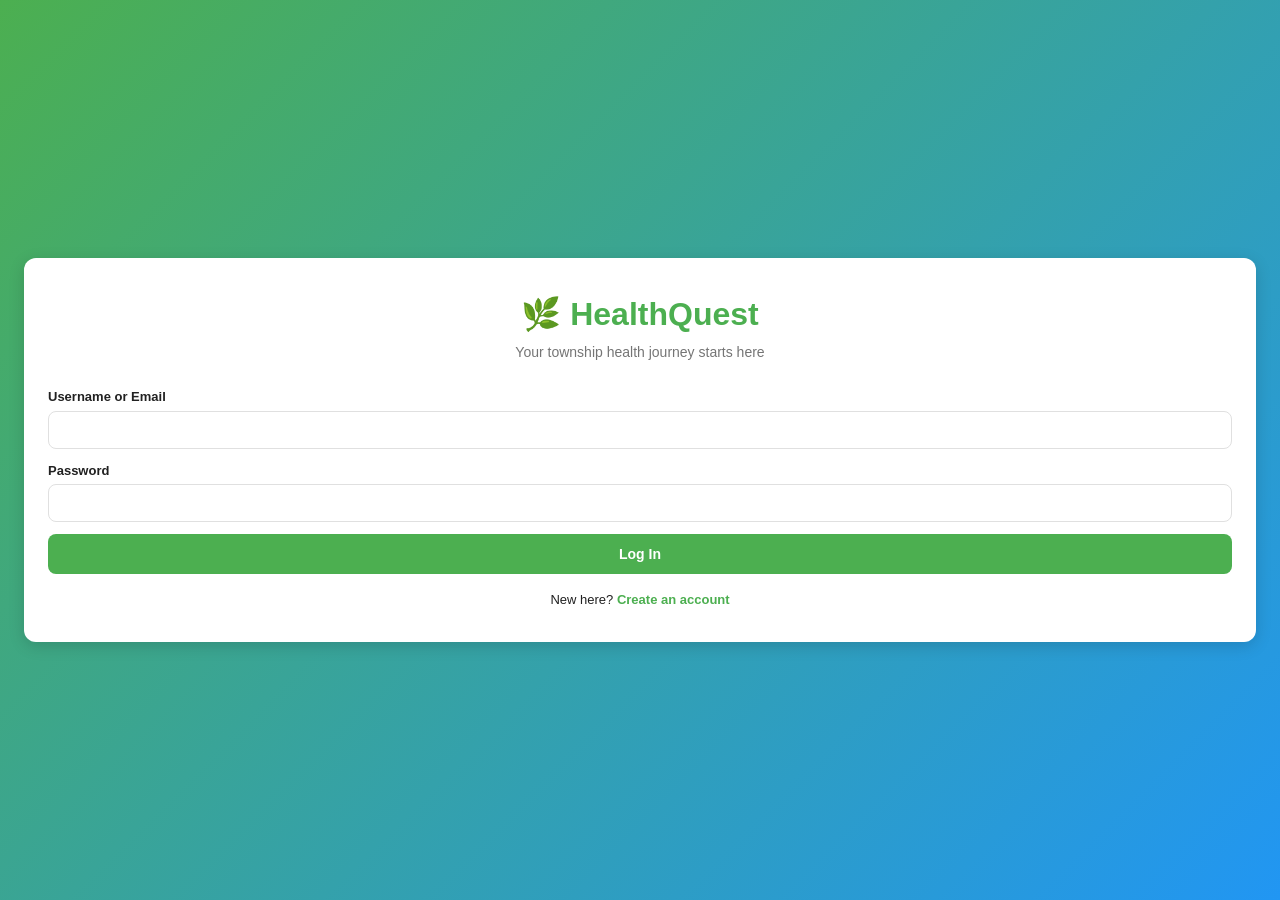
<file: index.html>
<!DOCTYPE html>
<html lang="en">
<head>
<meta charset="UTF-8">
<meta name="viewport" content="width=device-width, initial-scale=1.0, maximum-scale=1.0">
<meta name="theme-color" content="#4CAF50">
<title>HealthQuest — Login</title>
<link rel="stylesheet" href="css/styles.css">
</head>
<body>
<div class="auth-container">
  <div class="auth-card">
    <div class="auth-logo">
      <h1>🌿 HealthQuest</h1>
      <p>Your township health journey starts here</p>
    </div>
    <form id="loginForm">
      <div class="form-group">
        <label class="form-label" for="loginUsername">Username or Email</label>
        <input class="form-input" id="loginUsername" name="username" required autocomplete="username">
      </div>
      <div class="form-group">
        <label class="form-label" for="loginPassword">Password</label>
        <input class="form-input" id="loginPassword" name="password" type="password" required autocomplete="current-password">
      </div>
      <div id="loginError" class="form-error" style="margin-bottom:8px"></div>
      <button type="submit" class="btn btn-primary">Log In</button>
    </form>
    <div class="auth-link">
      New here? <a href="register.html">Create an account</a>
    </div>
  </div>
</div>
<script src="js/storage.js"></script>
<script>
document.getElementById('loginForm').addEventListener('submit', e => {
  e.preventDefault();
  const id = document.getElementById('loginUsername').value.trim();
  const pw = document.getElementById('loginPassword').value;
  const err = document.getElementById('loginError');
  err.textContent = '';
  const user = HQ.findUserByUsername(id) || HQ.findUserByEmail(id);
  if (!user || user.password !== pw) {
    err.textContent = 'Invalid username/email or password.';
    return;
  }
  HQ.setSession(user.id);
  HQ.toast('Welcome back, ' + user.fullName.split(' ')[0] + '!');
  setTimeout(() => window.location.href = 'dashboard.html', 500);
});
</script>
</body>
</html>
</file>
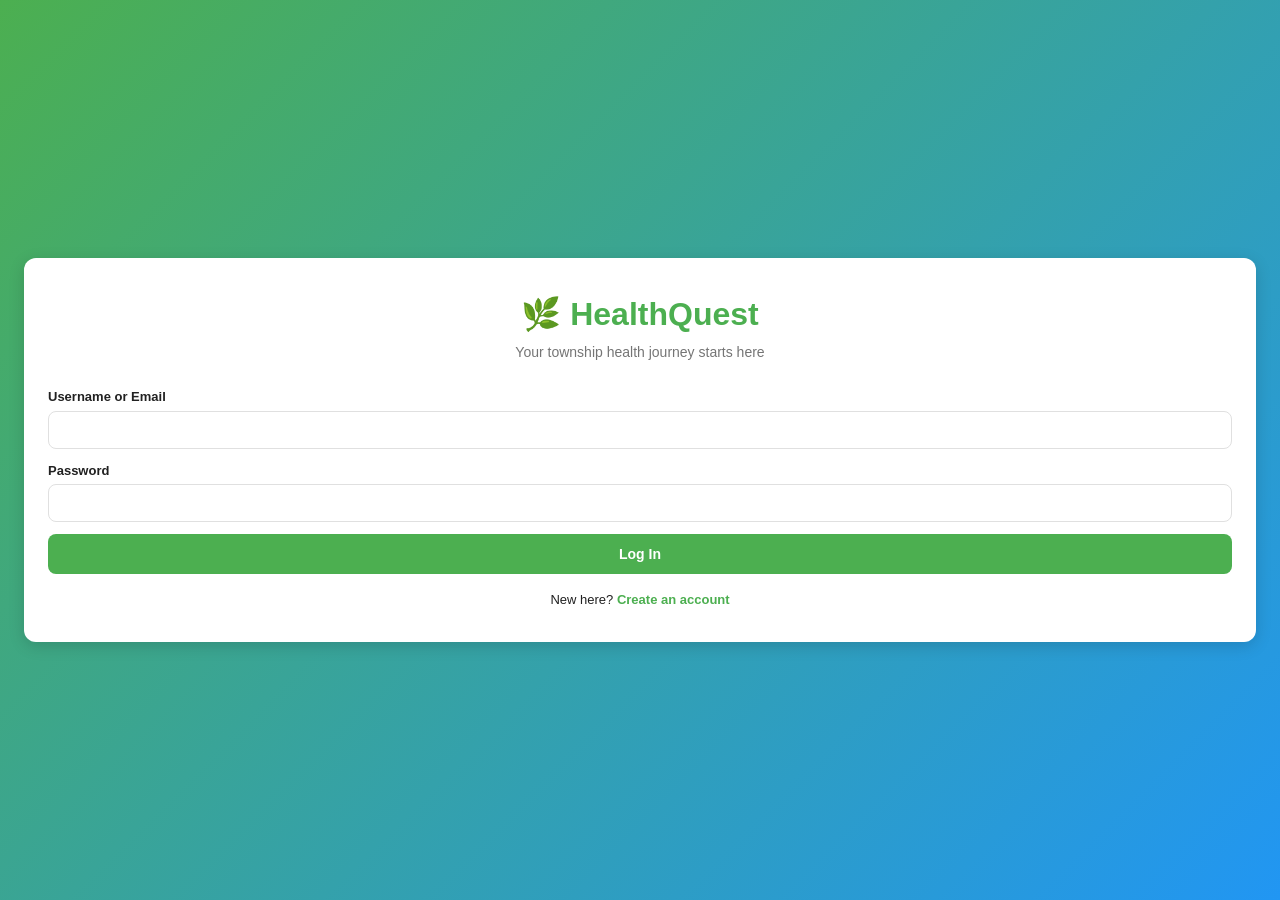
<file: activity.html>
<!DOCTYPE html>
<html lang="en">
<head>
<meta charset="UTF-8">
<meta name="viewport" content="width=device-width, initial-scale=1.0, maximum-scale=1.0">
<meta name="theme-color" content="#4CAF50">
<title>HealthQuest — Activity</title>
<link rel="stylesheet" href="css/styles.css">
</head>
<body>
<div id="app"></div>
<script src="js/storage.js"></script>
<script src="js/ui.js"></script>
<script>
const user = HQ.requireAuth();
if (!user) throw new Error('not authed');

const ACTIVITY_TYPES = [
  { id: 'walk', icon: '🚶', label: 'Walk', defaultDistance: 3, unit: 'km' },
  { id: 'run', icon: '🏃', label: 'Run', defaultDistance: 5, unit: 'km' },
  { id: 'soccer', icon: '⚽', label: 'Soccer', defaultDistance: 0, unit: 'min', useDuration: true },
  { id: 'gym', icon: '🏋️', label: 'Gym', defaultDistance: 0, unit: 'min', useDuration: true }
];

let selectedType = 'walk';
let duration = 30;
let distance = 3;

function render() {
  const activities = HQ.getActivities(user.id);
  const today = activities.filter(a => isToday(a.date));
  const totalStepsToday = activities.filter(a => isToday(a.date) && (a.type === 'walk' || a.type === 'run'))
    .reduce((s, a) => s + Math.round((a.distance || 0) * 1312), 0);

  return `
    ${renderTopbar('🏃 Activity', user)}
    <div class="container">
      <div class="card">
        <h2>Log an Activity</h2>
        <p class="muted">play the chase</p>
        <div class="type-picker">
          ${ACTIVITY_TYPES.map(t => `
            <div class="type-tile ${selectedType === t.id ? 'selected' : ''}" onclick="selectType('${t.id}')">
              <div style="font-size:32px">${t.icon}</div>
              <div>${t.label}</div>
            </div>
          `).join('')}
        </div>

        <div class="form-group">
          <label>Duration (minutes)</label>
          <input type="number" id="duration" value="${duration}" min="1" oninput="duration = parseInt(this.value) || 0">
        </div>

        <div class="form-group" id="distance-group">
          <label>Distance (km)</label>
          <input type="number" id="distance" value="${distance}" step="0.1" min="0" oninput="distance = parseFloat(this.value) || 0">
        </div>

        <button class="btn-primary" onclick="saveActivity()">Log Activity</button>
      </div>

      <div class="stat-grid card">
        <div><div class="stat-value">${today.length}</div><div class="stat-label">Activities today</div></div>
        <div><div class="stat-value">${totalStepsToday.toLocaleString()}</div><div class="stat-label">Steps today</div></div>
      </div>

      <div class="section-header"><h2>Recent Activities</h2></div>
      ${activities.length === 0 ? '<div class="card empty-state">No activities logged yet. Get moving! 💪</div>' : ''}
      ${activities.slice().reverse().slice(0, 10).map(a => {
        const t = ACTIVITY_TYPES.find(x => x.id === a.type) || ACTIVITY_TYPES[0];
        return `
          <div class="card activity-card">
            <div class="activity-icon">${t.icon}</div>
            <div class="activity-body">
              <div class="activity-title">${t.label}</div>
              <div class="activity-meta">${a.duration} min${a.distance ? ' · ' + a.distance + ' km' : ''} · ${timeAgo(a.date)}</div>
            </div>
          </div>
        `;
      }).join('')}
    </div>
    ${renderBottomNav('activity')}
  `;
}

function isToday(ts) {
  const d = new Date(ts), now = new Date();
  return d.getFullYear() === now.getFullYear() && d.getMonth() === now.getMonth() && d.getDate() === now.getDate();
}

function timeAgo(ts) {
  const diff = Date.now() - ts;
  const m = Math.floor(diff / 60000);
  if (m < 1) return 'just now';
  if (m < 60) return m + 'm ago';
  const h = Math.floor(m / 60);
  if (h < 24) return h + 'h ago';
  const d = Math.floor(h / 24);
  return d + 'd ago';
}

window.selectType = function(typeId) {
  selectedType = typeId;
  const t = ACTIVITY_TYPES.find(x => x.id === typeId);
  if (t.defaultDistance) distance = t.defaultDistance;
  render();
};

window.saveActivity = function() {
  const dur = parseInt(document.getElementById('duration').value) || 0;
  const dist = parseFloat(document.getElementById('distance').value) || 0;
  if (dur <= 0) { alert('Please enter a duration greater than 0'); return; }
  const t = ACTIVITY_TYPES.find(x => x.id === selectedType);
  HQ.logActivity(user.id, { type: selectedType, duration: dur, distance: dist });
  alert(`✅ ${t.label} logged! +${HQ.activityXP(t, dur, dist)} XP awarded.`);
  render();
};

document.getElementById('app').innerHTML = render();
</script>
</body>
</html>
</file>
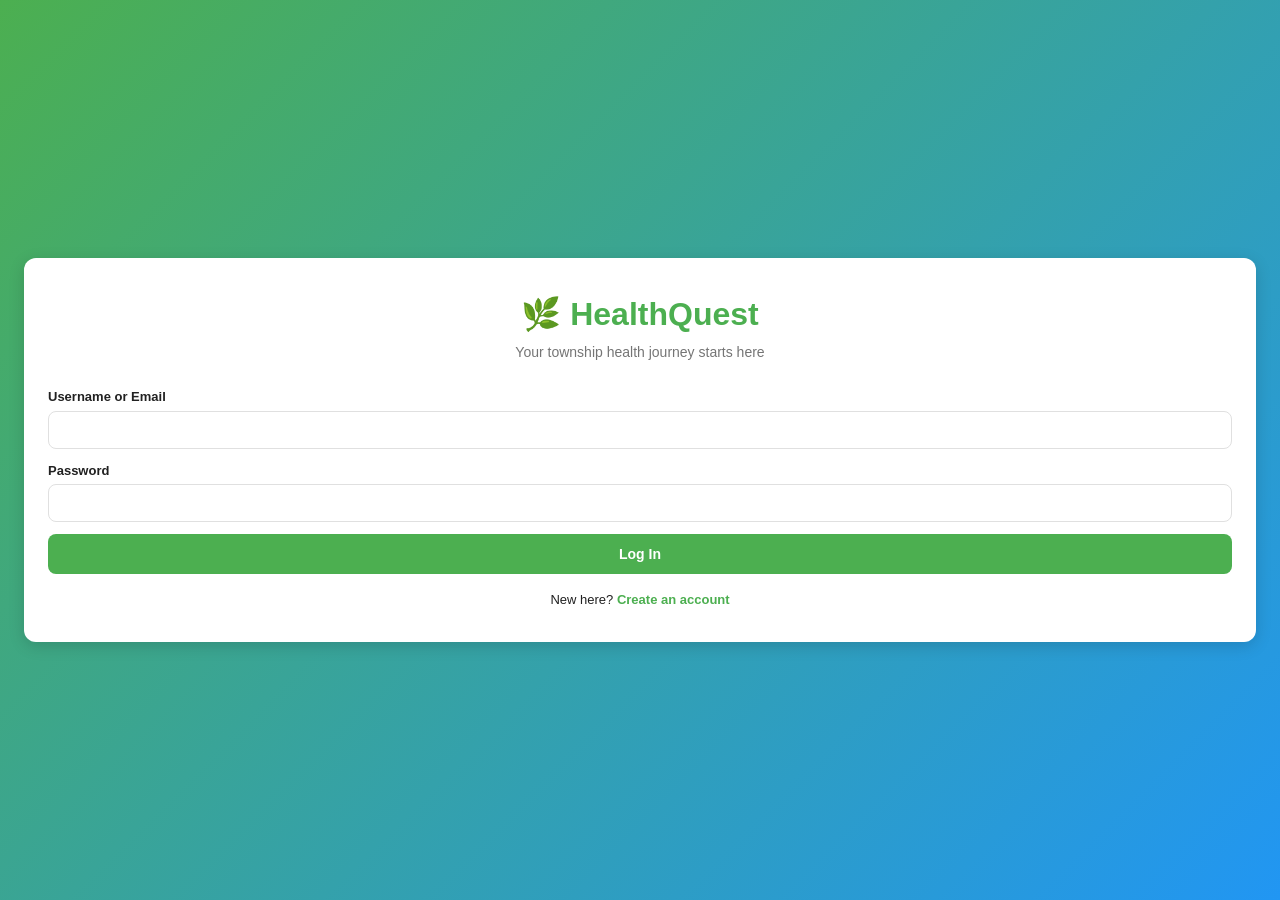
<file: community.html>
<!DOCTYPE html>
<html lang="en">
<head>
<meta charset="UTF-8">
<meta name="viewport" content="width=device-width, initial-scale=1.0, maximum-scale=1.0">
<meta name="theme-color" content="#4CAF50">
<title>HealthQuest — Community</title>
<link rel="stylesheet" href="css/styles.css">
</head>
<body>
<div id="app"></div>
<script src="js/storage.js"></script>
<script src="js/ui.js"></script>
<script>
const user = HQ.requireAuth();
if (!user) throw new Error('not authed');

// Track which posts have comments expanded so re-renders don't reset them
const openComments = new Set();

function render() {
  const rankings = HQ.getTownshipRankings();
  const challenges = HQ.getCurrentMonthlyChallenges();
  const posts = HQ.getPosts().slice().reverse();
  const userTownship = user.township;

  return `
    ${renderTopbar('👥 Community', user)}
    <div class="container">
      <div class="tab-bar">
        <button class="tab-btn active" data-tab="townships">🏆 Townships</button>
        <button class="tab-btn" data-tab="challenges">⚡ Challenges</button>
        <button class="tab-btn" data-tab="feed">💬 Feed</button>
      </div>

      <div class="tab-pane" id="pane-townships">
        <div class="card highlight-card">
          <h2>Your Township</h2>
          <div class="township-name">${userTownship}</div>
          <div class="community-points">${HQ.getCommunityPoints(user.township)} community pts</div>
          <button class="btn-small btn-primary" onclick="contributePoints()">+10 pts to my township</button>
        </div>

        <div class="section-header"><h2>Township Leaderboard</h2></div>
        ${rankings.map((t, i) => {
          const isMine = t.name === userTownship;
          const medal = i === 0 ? '🥇' : i === 1 ? '🥈' : i === 2 ? '🥉' : `${i + 1}.`;
          return `
            <div class="card leaderboard-row ${isMine ? 'leaderboard-mine' : ''}">
              <div class="rank-medal">${medal}</div>
              <div class="rank-info">
                <div class="rank-name">${t.name} ${isMine ? '← you' : ''}</div>
                <div class="rank-meta">${t.members} members</div>
              </div>
              <div class="rank-points">${t.points}</div>
            </div>
          `;
        }).join('')}
      </div>

      <div class="tab-pane" id="pane-challenges" style="display:none">
        <div class="section-header"><h2>Monthly Challenges</h2></div>
        ${challenges.length === 0 ? '<div class="card empty-state">No active monthly challenges.</div>' : ''}
        ${challenges.map(c => {
          const townships = HQ.get(HQ.KEYS.TOWNSHIPS, []);
          const tw = townships.find(t => t.name === c.township) || { points: 0 };
          const progress = Math.min(100, Math.round((tw.points / (c.goal || 100)) * 100));
          return `
            <div class="card challenge-card">
              <div class="challenge-icon">${c.icon}</div>
              <div class="challenge-info">
                <div class="challenge-title">${c.title}</div>
                <div class="challenge-desc">${c.description}</div>
                <div class="challenge-progress">
                  <div class="progress-bar"><div class="progress-fill" style="width:${progress}%"></div></div>
                  <div class="progress-label">${progress}% · Reward: ${c.xp} XP, ${c.coins} 🪙</div>
                </div>
              </div>
            </div>
          `;
        }).join('')}
      </div>

      <div class="tab-pane" id="pane-feed" style="display:none">
        <div class="card">
          <h2>Share Your Progress</h2>
          <textarea id="post-content" placeholder="What did you achieve today?" rows="3"></textarea>
          <button class="btn-primary" onclick="createPost()">Post</button>
        </div>

        <div class="section-header"><h2>Community Feed</h2></div>
        ${posts.map(p => {
          const isOpen = openComments.has(p.id);
          return `
          <div class="card post-card" data-post-id="${p.id}">
            <div class="post-header">
              <div class="post-avatar">${p.author.charAt(0)}</div>
              <div>
                <div class="post-author">${p.author}</div>
                <div class="post-meta">${p.township} · ${new Date(p.createdAt).toLocaleString()}</div>
              </div>
            </div>
            <div class="post-content">${p.content}</div>
            <div class="post-actions">
              <button class="post-action" data-like-btn="${p.id}">❤️ <span data-like-count="${p.id}">${p.likes}</span></button>
              <button class="post-action" data-comments-btn="${p.id}">💬 <span data-comment-count="${p.id}">${p.comments.length}</span></button>
            </div>
            <div id="comments-${p.id}" class="post-comments" data-comments-for="${p.id}" style="display:${isOpen ? 'block' : 'none'}">
              <div data-comments-list="${p.id}">
                ${p.comments.map(c => `<div class="comment"><strong>${c.user}:</strong> ${c.text}</div>`).join('')}
              </div>
              <div class="comment-input">
                <input id="comment-input-${p.id}" placeholder="Add a comment...">
                <button class="btn-small btn-primary" onclick="addComment('${p.id}')">Send</button>
              </div>
            </div>
          </div>
        `;
        }).join('')}
      </div>
    </div>
    ${renderBottomNav('community')}
  `;
}

window.contributePoints = function() {
  HQ.addCommunityPoints(user.id, 10);
  alert('+10 community points added to ' + user.township + '!');
  render();
};

window.createPost = function() {
  const content = document.getElementById('post-content').value.trim();
  if (!content) return;
  HQ.addPost(user.fullName, user.township, content, user.id);
  document.getElementById('post-content').value = '';
  render();
};

// Surgical like update — no full re-render, preserves open threads and textarea state
window.likePost = function(postId) {
  HQ.likePost(postId);
  const post = HQ.getPosts().find(p => p.id === postId);
  if (!post) return;
  const countEl = document.querySelector(`[data-like-count="${postId}"]`);
  if (countEl) countEl.textContent = post.likes;
};

window.toggleComments = function(postId) {
  const el = document.getElementById('comments-' + postId);
  if (!el) return;
  const willOpen = el.style.display === 'none';
  el.style.display = willOpen ? 'block' : 'none';
  if (willOpen) {
    openComments.add(postId);
    // Focus the input when opening for nicer UX
    const input = document.getElementById('comment-input-' + postId);
    if (input) input.focus();
  } else {
    openComments.delete(postId);
  }
};

// Surgical comment add — append the new comment, keep the input + thread open
window.addComment = function(postId) {
  const input = document.getElementById('comment-input-' + postId);
  if (!input) return;
  const text = input.value.trim();
  if (!text) return;
  HQ.addComment(postId, user.fullName, text);
  const post = HQ.getPosts().find(p => p.id === postId);
  if (!post) return;
  // Append the new comment node
  const list = document.querySelector(`[data-comments-list="${postId}"]`);
  if (list) {
    const div = document.createElement('div');
    div.className = 'comment';
    div.innerHTML = `<strong>${post.comments[post.comments.length - 1].user}:</strong> ${post.comments[post.comments.length - 1].text}`;
    list.appendChild(div);
  }
  // Bump the comment count
  const countEl = document.querySelector(`[data-comment-count="${postId}"]`);
  if (countEl) countEl.textContent = post.comments.length;
  // Clear the input but keep focus & caret context, and keep the thread open
  input.value = '';
  openComments.add(postId);
  const pane = document.getElementById('comments-' + postId);
  if (pane) pane.style.display = 'block';
  input.focus();
};

document.querySelectorAll = document.querySelectorAll;

// Event delegation for like + comment-toggle buttons (works after every re-render)
document.addEventListener('click', function(e) {
  const likeBtn = e.target.closest('[data-like-btn]');
  if (likeBtn) {
    window.likePost(likeBtn.getAttribute('data-like-btn'));
    return;
  }
  const commentsBtn = e.target.closest('[data-comments-btn]');
  if (commentsBtn) {
    window.toggleComments(commentsBtn.getAttribute('data-comments-btn'));
    return;
  }
  if (e.target.classList.contains('tab-btn')) {
    const tab = e.target.dataset.tab;
    document.querySelectorAll('.tab-btn').forEach(b => b.classList.toggle('active', b === e.target));
    document.querySelectorAll('.tab-pane').forEach(p => p.style.display = p.id === 'pane-' + tab ? 'block' : 'none');
  }
});

document.getElementById('app').innerHTML = render();
</script>
</body>
</html>
</file>
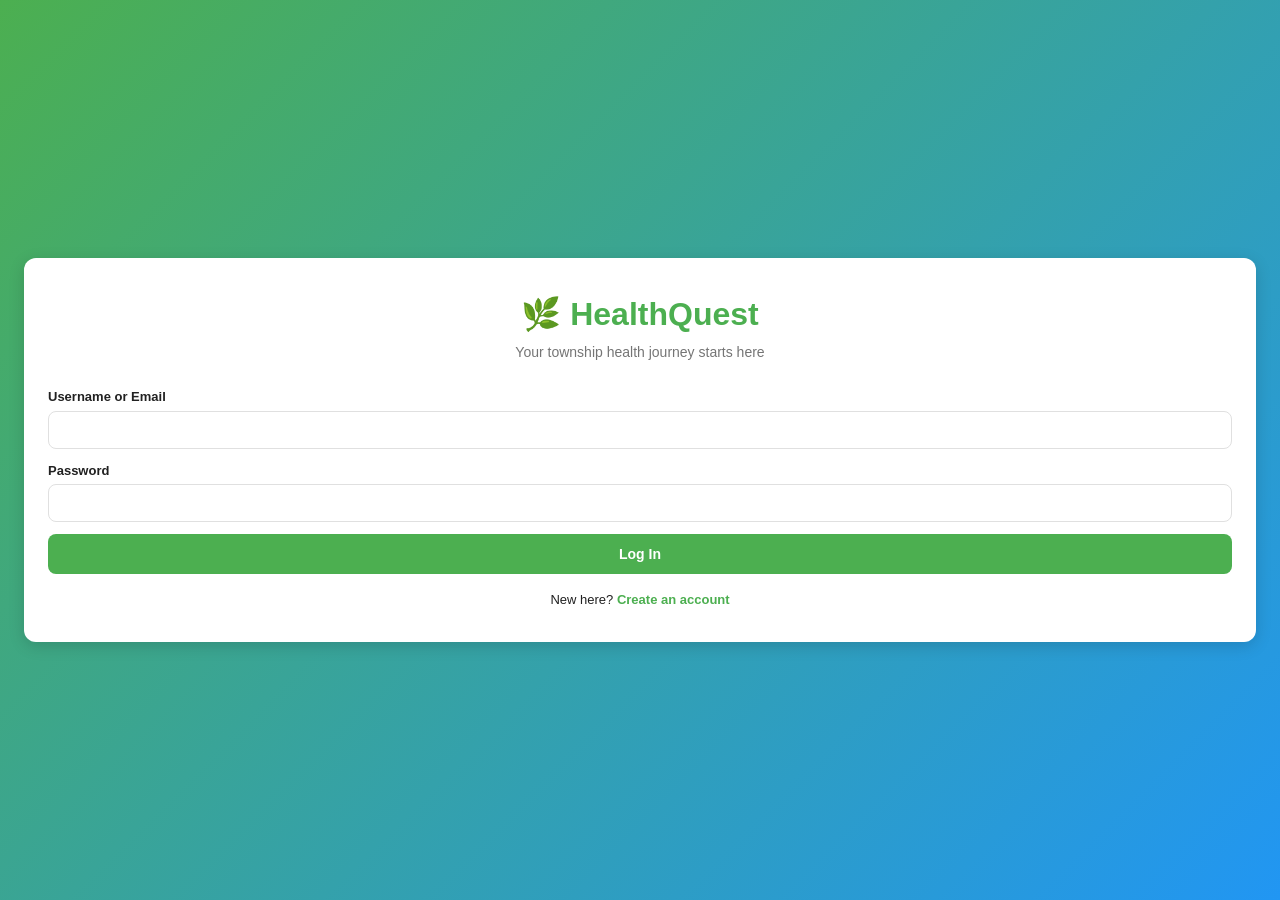
<file: dashboard.html>
<!DOCTYPE html>
<html lang="en">
<head>
<meta charset="UTF-8">
<meta name="viewport" content="width=device-width, initial-scale=1.0, maximum-scale=1.0">
<meta name="theme-color" content="#4CAF50">
<title>HealthQuest — Dashboard</title>
<link rel="stylesheet" href="css/styles.css">
</head>
<body>
<div id="app"></div>
<script src="js/storage.js"></script>
<script src="js/ui.js"></script>
<script src="js/quests.js"></script>
<script>
// HealthQuest — Dashboard
const user = HQ.requireAuth();
if (!user) throw new Error('not authed');

// Ensure fresh daily quests exist
HQ.refreshQuestsForUser(user.id);

const streak = HQ.getStreak(user.id);
const rankIdx = HQ.RANKS.indexOf(user.rank || 'Bronze');
const rankInfo = HQ.RANKS[rankIdx + 1] ? HQ.RANKS[rankIdx + 1] : user.rank;
const xpForNext = HQ.RANK_THRESHOLDS[rankIdx + 1] || HQ.RANK_THRESHOLDS[rankIdx];
const xpProgress = Math.min(100, Math.round(((user.xp || 0) / xpForNext) * 100));

const allQuests = HQ.getQuestsForUser(user.id);
const daily = allQuests.filter(q => q.type === 'daily');
const completedToday = daily.filter(q => q.completedDates && q.completedDates.includes(HQ.todayKey())).length;

const townshipRankings = HQ.getTownshipRankings().slice(0, 5);
const myTownshipRank = townshipRankings.findIndex(t => t.name === user.township) + 1;

document.getElementById('app').innerHTML = `
  ${renderTopbar('HealthQuest', user)}
  <main class="page">
    <div class="hero-streak">
      <div class="streak-flame">🔥</div>
      <div class="streak-number">${streak.count}</div>
      <div class="streak-label">Day Streak</div>
    </div>

    <div class="card rank-card rank-${(user.rank || 'Bronze').toLowerCase()}">
      <div class="rank-header">
        <div>
          <div class="rank-badge">${HQ.rankIcon(user.rank)}</div>
        </div>
        <div style="flex:1">
          <div style="font-weight:700;font-size:18px">${user.rank} Rank</div>
          <div style="font-size:13px;color:var(--text-muted)">Next: ${rankInfo}</div>
          <div class="rank-progress"><div class="rank-progress-fill" style="width:${xpProgress}%"></div></div>
          <div style="font-size:12px;margin-top:4px;color:var(--text-muted)">${user.xp || 0} / ${xpForNext} XP</div>
        </div>
      </div>
    </div>

    <div class="stats-grid">
      <div class="stat-card"><div class="stat-value">${user.xp || 0}</div><div class="stat-label">Total XP</div></div>
      <div class="stat-card"><div class="stat-value">${user.coins || 0}</div><div class="stat-label">Coins</div></div>
      <div class="stat-card"><div class="stat-value">${(user.badges || []).length}</div><div class="stat-label">Badges</div></div>
      <div class="stat-card"><div class="stat-value">${daily.length ? completedToday + '/' + daily.length : 0}</div><div class="stat-label">Quests Today</div></div>
    </div>

    <div class="card">
      <div class="card-header">
        <h3>Today's Quests</h3>
        <a href="quests.html" class="link">View all →</a>
      </div>
      ${daily.length === 0 ? '<p class="muted">No quests yet. Visit the quests page to start.</p>' : daily.slice(0, 3).map(q => {
        const tk = HQ.todayKey();
        const isDone = q.completedDates && q.completedDates.includes(tk);
        const trigger = questHint(q);
        return `
        <div class="quest-item ${isDone ? 'completed' : ''}">
          <div class="quest-icon">${isDone ? '✅' : q.icon}</div>
          <div style="flex:1">
            <div style="font-weight:600">${q.title}</div>
            <div style="font-size:12px;color:var(--text-muted)">+${q.xp} XP · +${q.coins} coins${trigger ? ' · ' + trigger : ''}</div>
          </div>
          ${isDone ? '<span class="quest-status">Done</span>' : '<span class="quest-status muted">Auto</span>'}
        </div>
      `;
      }).join('')}
    </div>

    <div class="card">
      <h3>Community Ranking</h3>
      <p class="muted">Townships compete for the monthly crown 🏆</p>
      <div class="ranking-list">
        ${townshipRankings.map((t, idx) => `
          <div class="ranking-item ${t.name === user.township ? 'highlight' : ''}">
            <div class="rank-position">${idx + 1}</div>
            <div style="flex:1;font-weight:600">${t.name}</div>
            <div style="color:var(--text-muted);font-size:13px">${t.xp} XP</div>
          </div>
        `).join('')}
      </div>
      ${myTownshipRank > 0 ? `<p class="muted" style="margin-top:8px">Your township <strong>${user.township}</strong> is ranked <strong>#${myTownshipRank}</strong></p>` : ''}
    </div>

    <div class="card">
      <h3>Quick Actions</h3>
      <div class="quick-actions">
        <a href="activity.html" class="quick-action"><div class="qa-icon">🏃</div><div>Log Activity</div></a>
        <a href="medication.html" class="quick-action"><div class="qa-icon">💊</div><div>Medications</div></a>
        <a href="events.html" class="quick-action"><div class="qa-icon">📅</div><div>Events</div></a>
        <a href="run.html" class="quick-action"><div class="qa-icon">🧟</div><div>Run (Zombies!)</div></a>
        <a href="community.html" class="quick-action"><div class="qa-icon">📣</div><div>Feed</div></a>
      </div>
    </div>
  </main>
  ${renderBottomNav('dashboard')}
`;

function questHint(q) {
  const hints = {
    'walk-3k-steps': 'log a 3km walk',
    'walk-5k-steps': 'log a 5km walk',
    'water-2l': 'log drinking 2L of water',
    'water-3l': 'log drinking 3L of water',
    'healthy-meal': 'log a healthy meal',
    'no-sugar': 'tap to skip sugary drinks',
    'meditation-10': 'log 10 min meditation',
    'sleep-7': 'log 7+ hours of sleep',
    'no-smoke': 'stay smoke-free today',
    'log-activity': 'log any activity',
    'medication-taken': 'mark medication taken',
  };
  return hints[q.baseId] || '';
}
</script>
</body>
</html>
</file>
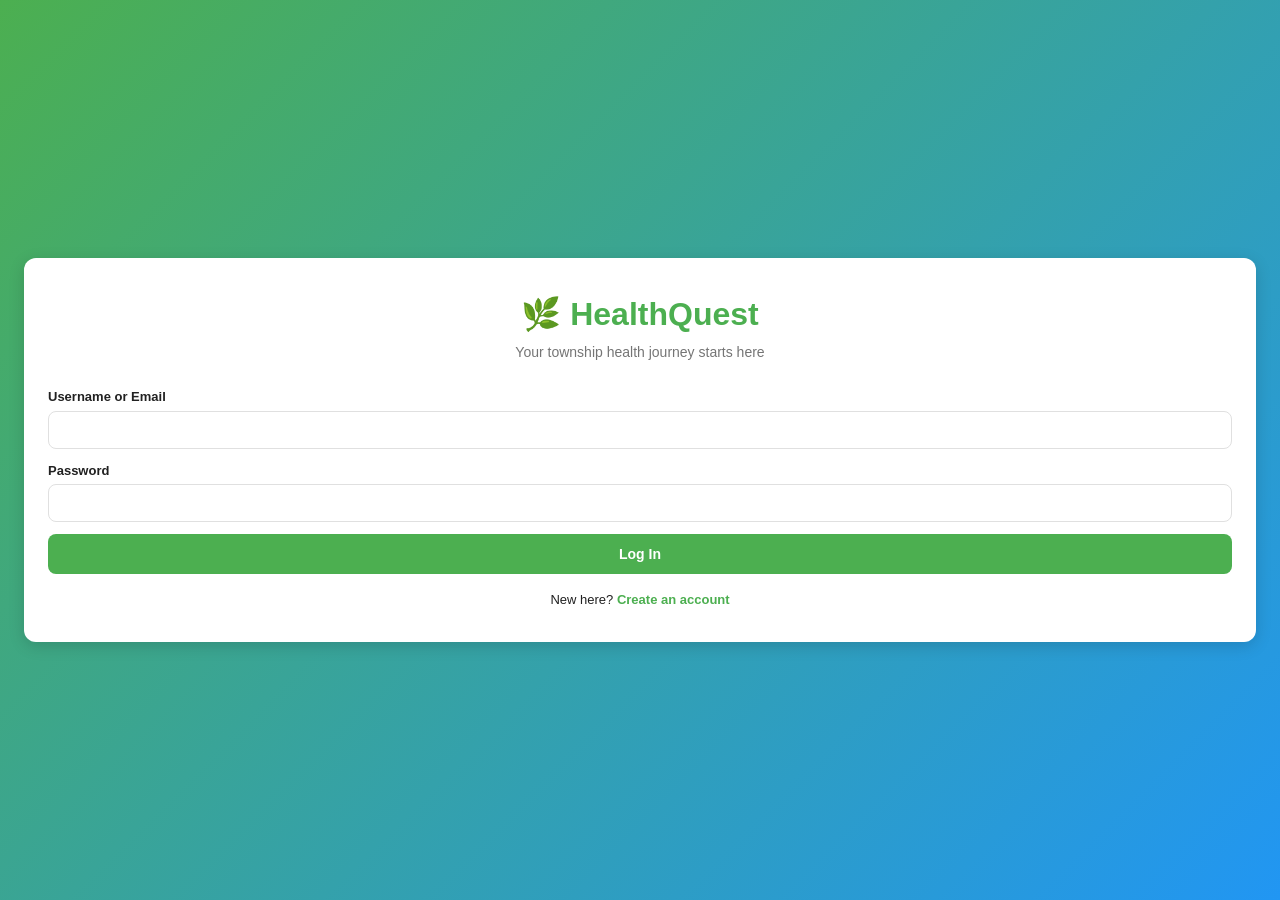
<file: events.html>
<!DOCTYPE html>
<html lang="en">
<head>
<meta charset="UTF-8">
<meta name="viewport" content="width=device-width, initial-scale=1.0, maximum-scale=1.0">
<meta name="theme-color" content="#4CAF50">
<title>HealthQuest — Events</title>
<link rel="stylesheet" href="css/styles.css">
</head>
<body>
<div id="app"></div>
<script src="js/storage.js"></script>
<script src="js/ui.js"></script>
<script>
const user = HQ.requireAuth();
if (!user) throw new Error('not authed');

let activeFilter = 'all';

function render() {
  const events = HQ.getEvents();
  const filtered = activeFilter === 'all' ? events : events.filter(e => e.type === activeFilter);
  const saved = HQ.getSavedEvents(user.id);
  const joined = HQ.getJoinedEvents(user.id);

  const eventTypes = ['all', ...new Set(events.map(e => e.type))];

  return `
    ${renderTopbar('📅 Events', user)}
    <div class="container">
      <div class="filter-bar">
        ${eventTypes.map(t => `
          <button class="filter-chip ${activeFilter === t ? 'active' : ''}" data-filter="${t}">
            ${t === 'all' ? '🌐 All' : t}
          </button>
        `).join('')}
      </div>

      <div class="section-header"><h2>Upcoming Events</h2></div>
      ${filtered.length === 0 ? '<div class="card empty-state">No events in this category yet.</div>' : ''}
      ${filtered.map(e => {
        const isSaved = HQ.isEventSaved(user.id, e.id);
        const isJoined = HQ.isEventJoined(user.id, e.id);
        const dateStr = new Date(e.date).toLocaleDateString('en-ZA', { weekday: 'short', day: 'numeric', month: 'short' });
        return `
          <div class="card event-card">
            <div class="event-date">
              <div class="event-day">${new Date(e.date).getDate()}</div>
              <div class="event-month">${new Date(e.date).toLocaleDateString('en', { month: 'short' })}</div>
            </div>
            <div class="event-info">
              <div class="event-title">${e.title}</div>
              <div class="event-meta">📍 ${e.location}</div>
              <div class="event-meta">📅 ${dateStr} · ${e.type}</div>
              <div class="event-desc">${e.description}</div>
              <div class="event-actions">
                ${isJoined
                  ? '<button class="btn-small btn-success" disabled>✅ Joined (+50 XP)</button>'
                  : `<button class="btn-small btn-primary" onclick="joinEvent('${e.id}')">Join Event</button>`}
                <button class="btn-small btn-secondary" onclick="toggleSave('${e.id}')">
                  ${isSaved ? '★ Saved' : '☆ Save'}
                </button>
              </div>
            </div>
          </div>
        `;
      }).join('')}

      ${saved.length > 0 ? `
        <div class="section-header"><h2>★ Saved Events</h2></div>
        ${saved.map(e => `
          <div class="card event-card compact">
            <div class="event-info">
              <div class="event-title">${e.title}</div>
              <div class="event-meta">📍 ${e.location} · ${new Date(e.date).toLocaleDateString()}</div>
            </div>
            <button class="btn-small btn-secondary" onclick="toggleSave('${e.id}')">Remove</button>
          </div>
        `).join('')}
      ` : ''}

      ${joined.length > 0 ? `
        <div class="section-header"><h2>✅ Events I'm Joining</h2></div>
        ${joined.map(e => `
          <div class="card event-card compact success-border">
            <div class="event-info">
              <div class="event-title">${e.title}</div>
              <div class="event-meta">📍 ${e.location} · ${new Date(e.date).toLocaleDateString()}</div>
            </div>
          </div>
        `).join('')}
      ` : ''}
    </div>
    ${renderBottomNav('events')}
  `;
}

window.toggleSave = function(eventId) {
  if (HQ.isEventSaved(user.id, eventId)) HQ.unsaveEvent(user.id, eventId);
  else HQ.saveEvent(user.id, eventId);
  render();
};

window.joinEvent = function(eventId) {
  HQ.joinEvent(user.id, eventId);
  alert('You joined the event! +50 XP, +15 coins 🪙');
  render();
};

document.addEventListener('click', function(e) {
  if (e.target.classList.contains('filter-chip')) {
    activeFilter = e.target.dataset.filter;
    render();
  }
});

document.getElementById('app').innerHTML = render();
</script>
</body>
</html>
</file>
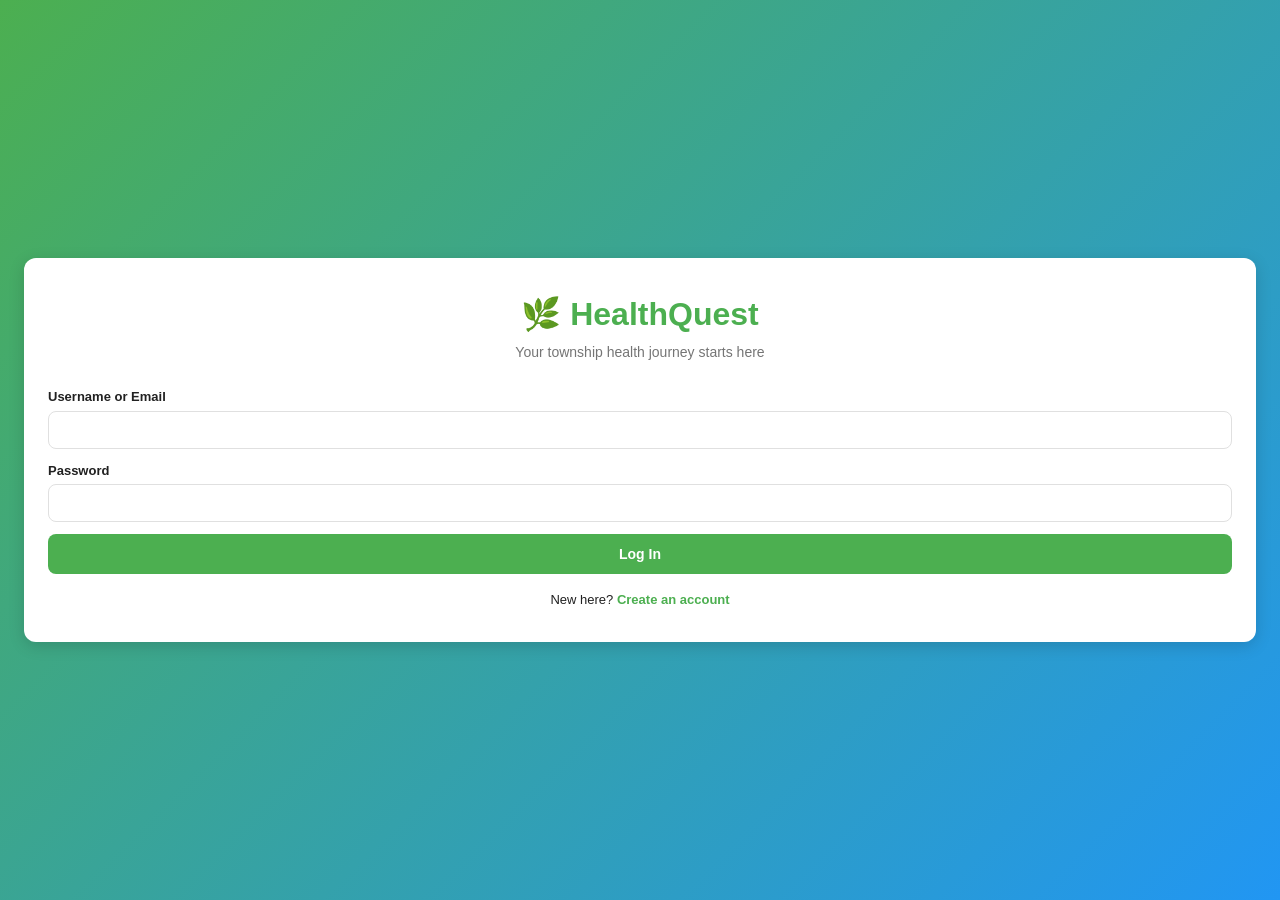
<file: goals.html>
<!DOCTYPE html>
<html lang="en">
<head>
<meta charset="UTF-8">
<meta name="viewport" content="width=device-width, initial-scale=1.0, maximum-scale=1.0">
<meta name="theme-color" content="#4CAF50">
<title>HealthQuest — Set Your Goals</title>
<link rel="stylesheet" href="css/styles.css">
</head>
<body>
<div id="app"></div>
<script src="js/storage.js"></script>
<script src="js/ui.js"></script>
<script>
const user = HQ.requireAuth();
if (!user) throw new Error('not authed');

const isNew = getPageParam('new') === '1';
const goals = user.goals || [];
const interests = user.interests || [];

const goalOptions = [
  { id: 'lose-weight', icon: '⚖️', label: 'Lose Weight' },
  { id: 'manage-diabetes', icon: '💉', label: 'Manage Diabetes' },
  { id: 'lower-bp', icon: '❤️', label: 'Lower Blood Pressure' },
  { id: 'build-muscle', icon: '💪', label: 'Build Muscle' },
  { id: 'eat-better', icon: '🥗', label: 'Eat Healthier' },
  { id: 'reduce-stress', icon: '🧘', label: 'Reduce Stress' },
  { id: 'sleep-better', icon: '😴', label: 'Sleep Better' },
  { id: 'quit-smoking', icon: '🚭', label: 'Quit Smoking' }
];

const interestOptions = [
  { id: 'walking', icon: '🚶', label: 'Walking' },
  { id: 'running', icon: '🏃', label: 'Running' },
  { id: 'soccer', icon: '⚽', label: 'Soccer' },
  { id: 'cycling', icon: '🚴', label: 'Cycling' },
  { id: 'gym', icon: '🏋️', label: 'Gym' },
  { id: 'yoga', icon: '🧘', label: 'Yoga' },
  { id: 'dancing', icon: '💃', label: 'Dancing' },
  { id: 'swimming', icon: '🏊', label: 'Swimming' }
];

function render() {
  document.getElementById('app').innerHTML = `
    ${renderTopbar('Your Goals', user)}
    <main class="page">
      ${isNew ? '<div class="banner"><h2>Welcome, ' + user.fullName.split(' ')[0] + '! 🎉</h2><p>Let\'s personalise your journey.</p></div>' : ''}
      <div class="card">
        <h3>What do you want to achieve?</h3>
        <p class="muted">Pick one or more health goals.</p>
        <div class="chip-grid" id="goalGrid">
          ${goalOptions.map(g => `
            <button class="chip ${goals.includes(g.id) ? 'selected' : ''}" data-id="${g.id}">
              <div class="chip-icon">${g.icon}</div>
              <div>${g.label}</div>
            </button>
          `).join('')}
        </div>
      </div>

      <div class="card">
        <h3>What activities interest you?</h3>
        <p class="muted">Pick one or more activities.</p>
        <div class="chip-grid" id="interestGrid">
          ${interestOptions.map(g => `
            <button class="chip ${interests.includes(g.id) ? 'selected' : ''}" data-id="${g.id}">
              <div class="chip-icon">${g.icon}</div>
              <div>${g.label}</div>
            </button>
          `).join('')}
        </div>
      </div>

      <button id="saveBtn" class="btn btn-primary">${isNew ? 'Continue to Dashboard' : 'Save Goals'}</button>
    </main>
    ${renderBottomNav('')}
  `;
  bind();
}

function bind() {
  document.querySelectorAll('#goalGrid .chip').forEach(c => {
    c.onclick = () => {
      c.classList.toggle('selected');
    };
  });
  document.querySelectorAll('#interestGrid .chip').forEach(c => {
    c.onclick = () => {
      c.classList.toggle('selected');
    };
  });
  document.getElementById('saveBtn').onclick = () => {
    const g = Array.from(document.querySelectorAll('#goalGrid .chip.selected')).map(el => el.dataset.id);
    const i = Array.from(document.querySelectorAll('#interestGrid .chip.selected')).map(el => el.dataset.id);
    if (!g.length || !i.length) { HQ.toast('Pick at least one goal and one interest.'); return; }
    user.goals = g;
    user.interests = i;
    HQ.updateUser(user.id, { goals: g, interests: i });
    HQ.toast('Goals saved! +20 XP 🎯');
    HQ.addXP(user.id, 20);
    setTimeout(() => window.location.href = isNew ? 'dashboard.html' : 'profile.html', 600);
  };
}

render();
</script>
</body>
</html>
</file>
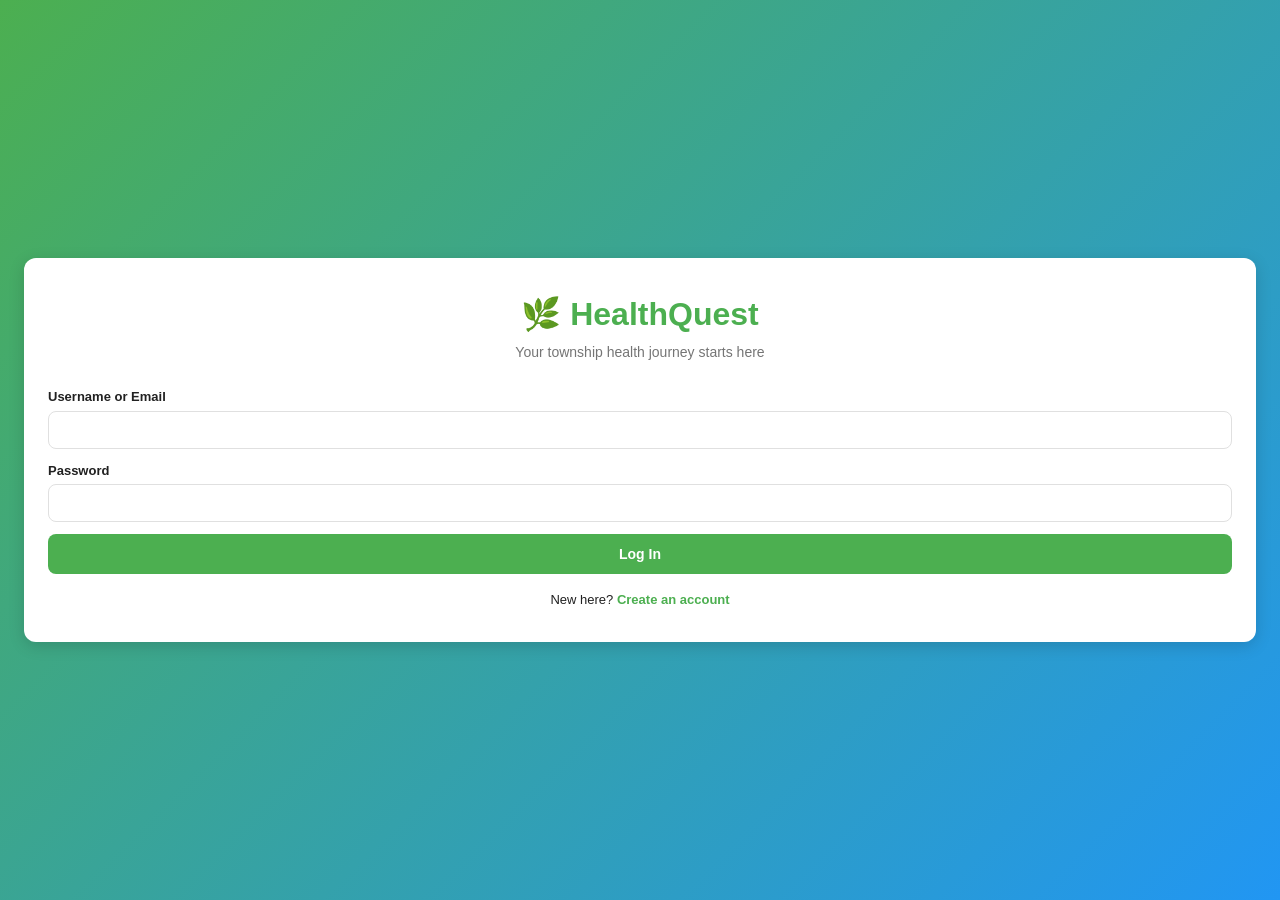
<file: medication.html>
<!DOCTYPE html>
<html lang="en">
<head>
<meta charset="UTF-8">
<meta name="viewport" content="width=device-width, initial-scale=1.0, maximum-scale=1.0">
<meta name="theme-color" content="#4CAF50">
<title>HealthQuest — Medication</title>
<link rel="stylesheet" href="css/styles.css">
<style>
  .proof-thumb {
    max-height: 60px;
    border-radius: 6px;
    object-fit: cover;
  }
</style>
</head>
<body>
<div id="app"></div>
<script src="js/storage.js"></script>
<script src="js/ui.js"></script>
<script>
const user = HQ.requireAuth();
if (!user) throw new Error('not authed');

const MED_FREQ = ['Once daily', 'Twice daily', 'Three times daily', 'As needed'];

function render() {
  const meds = HQ.getMedications(user.id);
  const logs = HQ.getMedicationLogs(user.id);
  const todayKey = new Date().toISOString().split('T')[0];
  const todaysLogs = logs.filter(l => new Date(l.takenAt).toISOString().split('T')[0] === todayKey);

  return `
    ${renderTopbar('💊 Medication', user)}
    <div class="container">
      <div class="card">
        <h2>Add Medication</h2>
        <div class="form-group">
          <label>Medication Name</label>
          <input id="med-name" placeholder="e.g. Metformin">
        </div>
        <div class="form-group">
          <label>Dosage</label>
          <input id="med-dose" placeholder="e.g. 500mg">
        </div>
        <div class="form-group">
          <label>Frequency</label>
          <select id="med-freq">${MED_FREQ.map(f => `<option>${f}</option>`).join('')}</select>
        </div>
        <div class="form-group">
          <label>Reminder Time</label>
          <input id="med-time" type="time" value="08:00">
        </div>
        <button class="btn-primary" onclick="addMedication()">Add Medication</button>
      </div>

      <div class="section-header"><h2>Today's Compliance</h2></div>
      <div class="card compliance-card">
        <div class="compliance-num">${todaysLogs.length}/${meds.length}</div>
        <div class="compliance-label">doses logged today</div>
      </div>

      <div class="section-header"><h2>Your Medications</h2></div>
      ${meds.length === 0 ? '<div class="card empty-state">No medications added yet.</div>' : ''}
      ${meds.map(m => {
        const logged = todaysLogs.some(l => l.medicationId === m.id);
        if (logged) {
          return `
            <div class="card med-card">
              <div class="med-info">
                <div class="med-name">${m.name} ${m.dose ? '· ' + m.dose : ''}</div>
                <div class="med-meta">${m.frequency} · Reminder ${m.time}</div>
              </div>
              <span class="badge badge-success">✅ Taken</span>
              <button class="btn-small btn-danger" onclick="removeMed('${m.id}')">×</button>
            </div>
          `;
        }
        return `
          <div class="card med-card">
            <div class="med-info">
              <div class="med-name">${m.name} ${m.dose ? '· ' + m.dose : ''}</div>
              <div class="med-meta">${m.frequency} · Reminder ${m.time}</div>
            </div>
            <div class="form-group" style="margin-top: 8px;">
              <input type="file" accept="image/*" capture="environment" id="proof-${m.id}">
            </div>
            <button class="btn-small btn-primary" onclick="verifyMed('${m.id}')">Mark Taken</button>
            <button class="btn-small btn-danger" onclick="removeMed('${m.id}')">×</button>
          </div>
        `;
      }).join('')}

      <div class="section-header"><h2>Proof Log</h2></div>
      ${logs.length === 0 ? '<div class="card empty-state">No medication logs yet.</div>' : ''}
      ${logs.slice().reverse().slice(0, 5).map(l => `
        <div class="card proof-card">
          <div class="proof-icon">
            ${l.photoProof
              ? `<img class="proof-thumb" src="${l.photoProof}" alt="photo proof">`
              : '✅'}
          </div>
          <div class="proof-info">
            <div class="proof-title">${l.name} ${l.dose || ''}</div>
            <div class="proof-time">${new Date(l.takenAt).toLocaleString()}</div>
          </div>
        </div>
      `).join('')}
    </div>
    ${renderBottomNav('medication')}
  `;
}

window.addMedication = function() {
  const name = document.getElementById('med-name').value.trim();
  const dose = document.getElementById('med-dose').value.trim();
  const freq = document.getElementById('med-freq').value;
  const time = document.getElementById('med-time').value;
  if (!name) { alert('Please enter a medication name'); return; }
  HQ.addMedication(user.id, { name, dose, frequency: freq, time });
  render();
};

window.verifyMed = function(medId) {
  const fileInput = document.getElementById('proof-' + medId);
  const file = fileInput && fileInput.files && fileInput.files[0];

  const submit = function(photoBase64) {
    HQ.logMedication(user.id, medId, photoBase64 || null);
    alert('✅ Medication logged! +15 XP');
    render();
  };

  if (file) {
    const reader = new FileReader();
    reader.onload = function(e) {
      submit(e.target.result);
    };
    reader.onerror = function() {
      submit(null);
    };
    reader.readAsDataURL(file);
  } else {
    submit(null);
  }
};

window.removeMed = function(medId) {
  if (confirm('Remove this medication?')) {
    HQ.removeMedication(user.id, medId);
    render();
  }
};

document.getElementById('app').innerHTML = render();
</script>
</body>
</html>
</file>
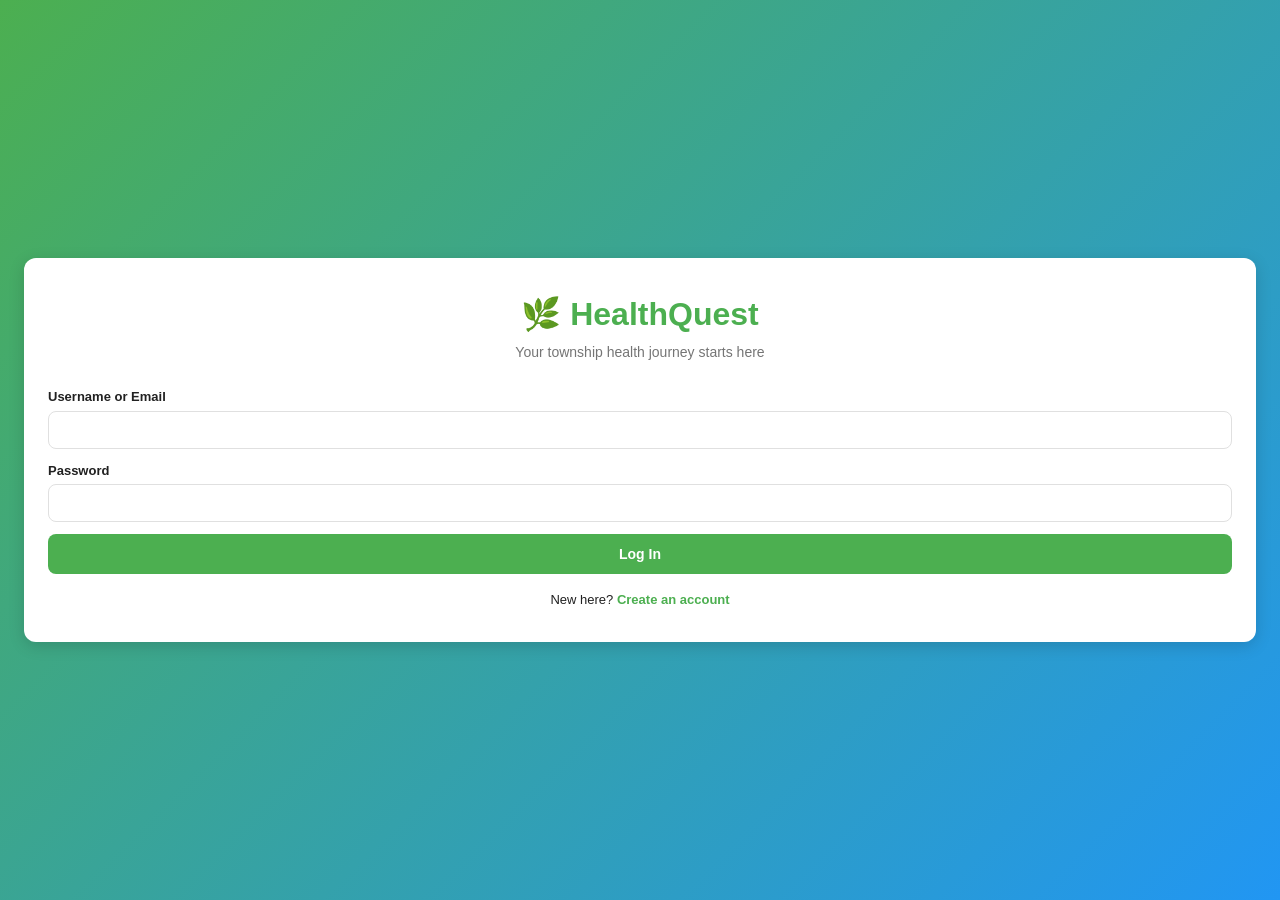
<file: profile.html>
<!DOCTYPE html>
<html lang="en">
<head>
<meta charset="UTF-8">
<meta name="viewport" content="width=device-width, initial-scale=1.0, maximum-scale=1.0">
<meta name="theme-color" content="#4CAF50">
<title>HealthQuest — Profile</title>
<link rel="stylesheet" href="css/styles.css">
</head>
<body>
<div id="app"></div>
<script src="js/storage.js"></script>
<script src="js/ui.js"></script>
<script>
const user = HQ.requireAuth();
if (!user) throw new Error('not authed');

function render() {
  const u = HQ.getUser(user.id);
  const streak = HQ.getStreak(u.id);
  const badges = HQ.checkBadgeUnlocks(u);

  return `
    ${renderTopbar('👤 Profile', u)}
    <div class="container">
      <div class="card profile-header">
        <div class="profile-photo-large" id="profilePhoto">
          ${u.profilePhoto
            ? `<img src="${u.profilePhoto}" alt="Profile">`
            : `<div class="photo-placeholder">${(u.fullName || u.username).charAt(0).toUpperCase()}</div>`}
        </div>
        <h2>${u.fullName}</h2>
        <p class="muted">@${u.username} · ${u.township}</p>
        <div class="rank-pill rank-${u.rank.toLowerCase()}">${HQ.rankIcon(u.rank)} ${u.rank} Rank</div>
      </div>

      <div class="section-header"><h2>📊 Your Stats</h2></div>
      <div class="stats-row">
        <div class="stat-tile"><div class="stat-value">${u.xp}</div><div class="stat-label">Total XP</div></div>
        <div class="stat-tile"><div class="stat-value">${u.coins}</div><div class="stat-label">Coins</div></div>
        <div class="stat-tile"><div class="stat-value">${streak.count}</div><div class="stat-label">Day Streak</div></div>
      </div>

      <div class="section-header"><h2>🏅 Badges (${badges.length})</h2></div>
      ${badges.length === 0
        ? '<div class="card empty-state">Complete quests to earn badges!</div>'
        : `<div class="badge-grid">${badges.map(b => `<div class="badge"><div class="badge-icon">${b.icon}</div><div class="badge-name">${b.name}</div></div>`).join('')}</div>`}

      <div class="section-header"><h2>✏️ Edit Profile</h2></div>
      <form id="profileForm" class="card form-card">
        <label>Full Name<input type="text" id="fullName" value="${u.fullName || ''}" required></label>
        <label>Email<input type="email" id="email" value="${u.email || ''}" required></label>
        <label>Age<input type="number" id="age" min="13" max="120" value="${u.age || ''}"></label>
        <label>Township
          <select id="township">
            <option value="">Select township</option>
            ${['Mamelodi', 'Soshanguve', 'Tembisa', 'Atteridgeville', 'Hammanskraal', 'Other'].map(t =>
              `<option ${u.township === t ? 'selected' : ''}>${t}</option>`).join('')}
          </select>
        </label>
        <label>Bio<textarea id="bio" rows="3">${u.bio || ''}</textarea></label>
        <label>Profile Photo
          <input type="file" id="photoInput" accept="image/*">
        </label>
        <button type="submit" class="btn btn-primary btn-full">Save Changes</button>
      </form>

      <div class="section-header"><h2>🎯 Your Goals</h2></div>
      <div class="card">
        ${(u.goals || []).length === 0
          ? '<p class="muted">No health goals set yet.</p>'
          : '<div class="chip-row">' + (u.goals || []).map(g => `<span class="chip">${g}</span>`).join('') + '</div>'}
        ${(u.interests || []).length === 0
          ? ''
          : '<div class="chip-row">' + (u.interests || []).map(g => `<span class="chip accent">${g}</span>`).join('') + '</div>'}
        <a href="goals.html" class="btn btn-secondary btn-full" style="margin-top:12px">Update Goals</a>
      </div>

      <div class="section-header"><h2>⚙️ Account</h2></div>
      <div class="card">
        <button class="btn btn-danger btn-full" onclick="logout()">Log Out</button>
      </div>
    </div>
    ${renderBottomNav('profile')}
  `;
}

window.logout = function() {
  if (confirm('Log out of HealthQuest?')) {
    HQ.clearSession();
    window.location.href = 'index.html';
  }
};

document.addEventListener('change', function(e) {
  if (e.target.id === 'photoInput') {
    const file = e.target.files[0];
    if (!file) return;
    const reader = new FileReader();
    reader.onload = function(ev) {
      HQ.updateUser(user.id, { profilePhoto: ev.target.result });
      render();
    };
    reader.readAsDataURL(file);
  }
});

document.addEventListener('submit', function(e) {
  if (e.target.id === 'profileForm') {
    e.preventDefault();
    HQ.updateUser(user.id, {
      fullName: document.getElementById('fullName').value.trim(),
      email: document.getElementById('email').value.trim(),
      age: parseInt(document.getElementById('age').value) || null,
      township: document.getElementById('township').value,
      bio: document.getElementById('bio').value.trim()
    });
    alert('Profile updated ✅');
    render();
  }
});

document.getElementById('app').innerHTML = render();
</script>
</body>
</html>
</file>
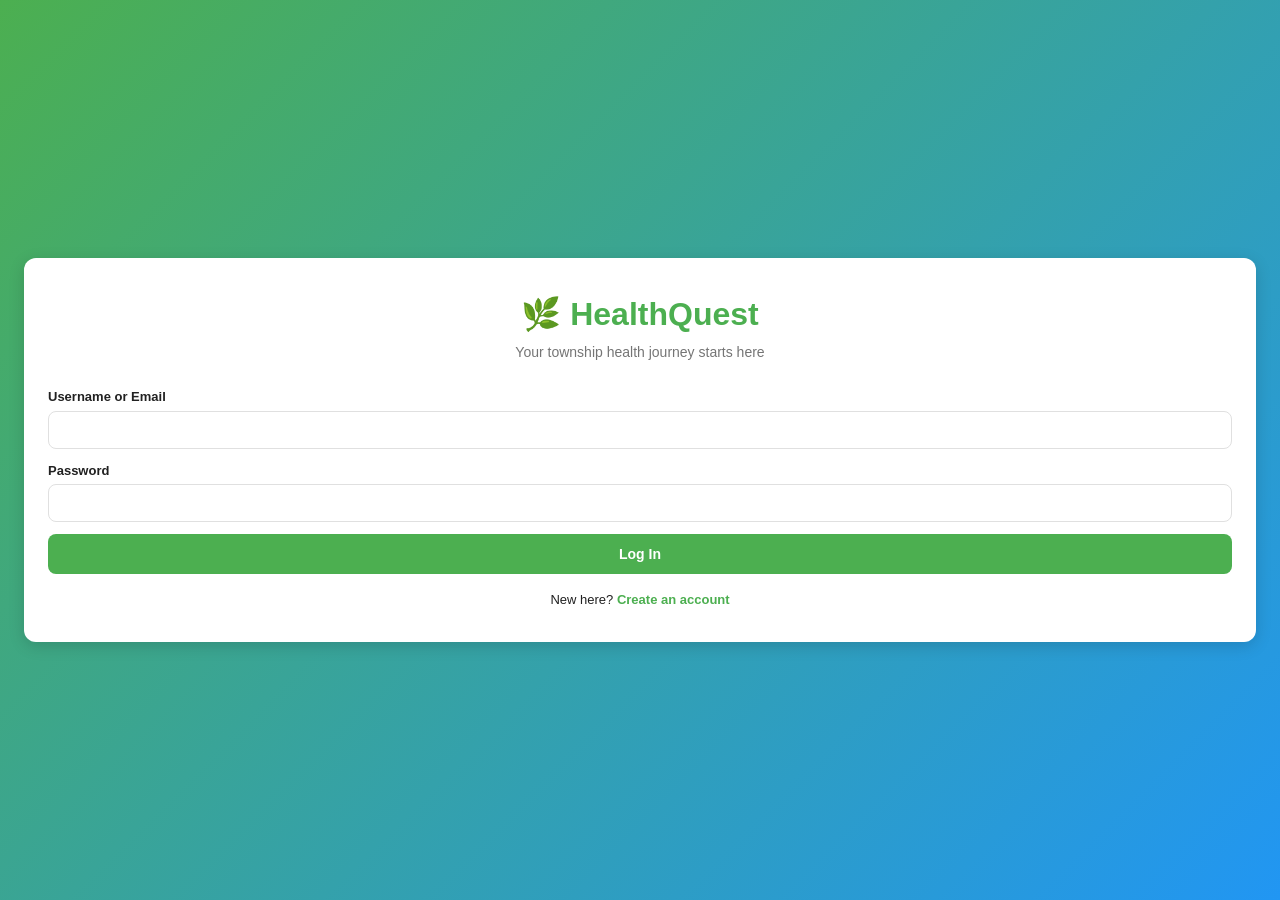
<file: quests.html>
<!DOCTYPE html>
<html lang="en">
<head>
<meta charset="UTF-8">
<meta name="viewport" content="width=device-width, initial-scale=1.0, maximum-scale=1.0">
<meta name="theme-color="#4CAF50">
<title>HealthQuest — Quests</title>
<link rel="stylesheet" href="css/styles.css">
</head>
<body>
<div id="app"></div>
<script src="js/storage.js"></script>
<script src="js/ui.js"></script>
<script src="js/quests.js"></script>
<script>
const user = HQ.requireAuth();
if (!user) throw new Error('not authed');

// Ensure today's dailies + this week's weeklies exist.
HQ.refreshQuestsForUser(user.id);

function periodKeyFor(quest) {
  return quest.type === 'weekly' ? HQ.weekKey() : HQ.todayKey();
}

function isDone(quest) {
  const k = periodKeyFor(quest);
  return Array.isArray(quest.completedDates) && quest.completedDates.includes(k);
}

function progressFraction(quest) {
  if (isDone(quest)) return 1;
  const target = quest.target || 0;
  if (!target) return 0;
  return Math.min(1, (quest.progress || 0) / target);
}

function render() {
  const all = HQ.getQuestsForUser(user.id);
  const dailies = all.filter(q => q.type === 'daily');
  const weeklies = all.filter(q => q.type === 'weekly');
  const doneToday = dailies.filter(isDone).length;
  const doneWeek = weeklies.filter(isDone).length;

  const d = `
    ${renderTopbar('🎯 Quests', user)}
    <div class="container">

      <div class="card stat-grid">
        <div><div class="stat-value">${doneToday}/${dailies.length || 0}</div><div class="stat-label">Dailies done</div></div>
        <div><div class="stat-value">${doneWeek}/${weeklies.length || 0}</div><div class="stat-label">Weeklies done</div></div>
        <div><div class="stat-value">${user.xp || 0}</div><div class="stat-label">XP</div></div>
        <div><div class="stat-value">${user.coins || 0}</div><div class="stat-label">Coins</div></div>
      </div>

      <div class="section-header">
        <h2>📅 Daily Quests</h2>
        <span class="muted">Auto-complete when you log the action</span>
      </div>
      ${dailies.length === 0
        ? '<div class="card empty-state">No dailies today. Set goals in <a href="goals.html">Goals</a> to personalise.</div>'
        : dailies.map(dailyCard).join('')}

      <div class="section-header">
        <h2>📆 Weekly Quests</h2>
        <span class="muted">${HQ.weekKey()}</span>
      </div>
      ${weeklies.length === 0
        ? '<div class="card empty-state">No weeklies yet. Set goals to unlock.</div>'
        : weeklies.map(weeklyCard).join('')}

      <div class="section-header">
        <h2>🏆 Badges</h2>
      </div>
      <div class="card badge-grid">
        ${HQ.evaluateBadges(user).map(b => `
          <div class="badge-tile ${b.owned ? '' : 'locked'}">
            <div style="font-size:36px">${b.icon}</div>
            <div class="badge-name">${b.name}</div>
          </div>
        `).join('')}
      </div>

    </div>
    ${renderBottomNav('quests')}
  `;
  document.getElementById('app').innerHTML = d;
}

function dailyCard(q) {
  const done = isDone(q);
  return `
    <div class="card quest-card ${done ? 'completed' : ''}">
      <div class="quest-icon">${done ? '✅' : q.icon}</div>
      <div class="quest-body">
        <div class="quest-title">${q.title}</div>
        <div class="quest-meta">${done
          ? '✅ Completed · ' + q.xp + ' XP · ' + q.coins + ' 🪙'
          : 'Reward: +' + q.xp + ' XP · +' + q.coins + ' 🪙'}</div>
      </div>
    </div>
  `;
}

function weeklyCard(q) {
  const done = isDone(q);
  const pct = Math.round(progressFraction(q) * 100);
  const target = q.target || 0;
  const showProgress = target > 0;
  return `
    <div class="card quest-card ${done ? 'completed' : ''}">
      <div class="quest-icon">${done ? '✅' : q.icon}</div>
      <div class="quest-body">
        <div class="quest-title">${q.title}</div>
        <div class="quest-meta">${done
          ? '✅ Completed · ' + q.xp + ' XP · ' + q.coins + ' 🪙'
          : 'Reward: +' + q.xp + ' XP · +' + q.coins + ' 🪙'}</div>
        ${showProgress ? `
          <div class="progress-bar" style="margin-top:6px"><div class="progress-fill" style="width:${pct}%"></div></div>
          <div class="progress-label">${q.progress || 0} / ${target} (${pct}%)</div>
        ` : ''}
      </div>
    </div>
  `;
}

render();
</script>
</body>
</html>
</file>
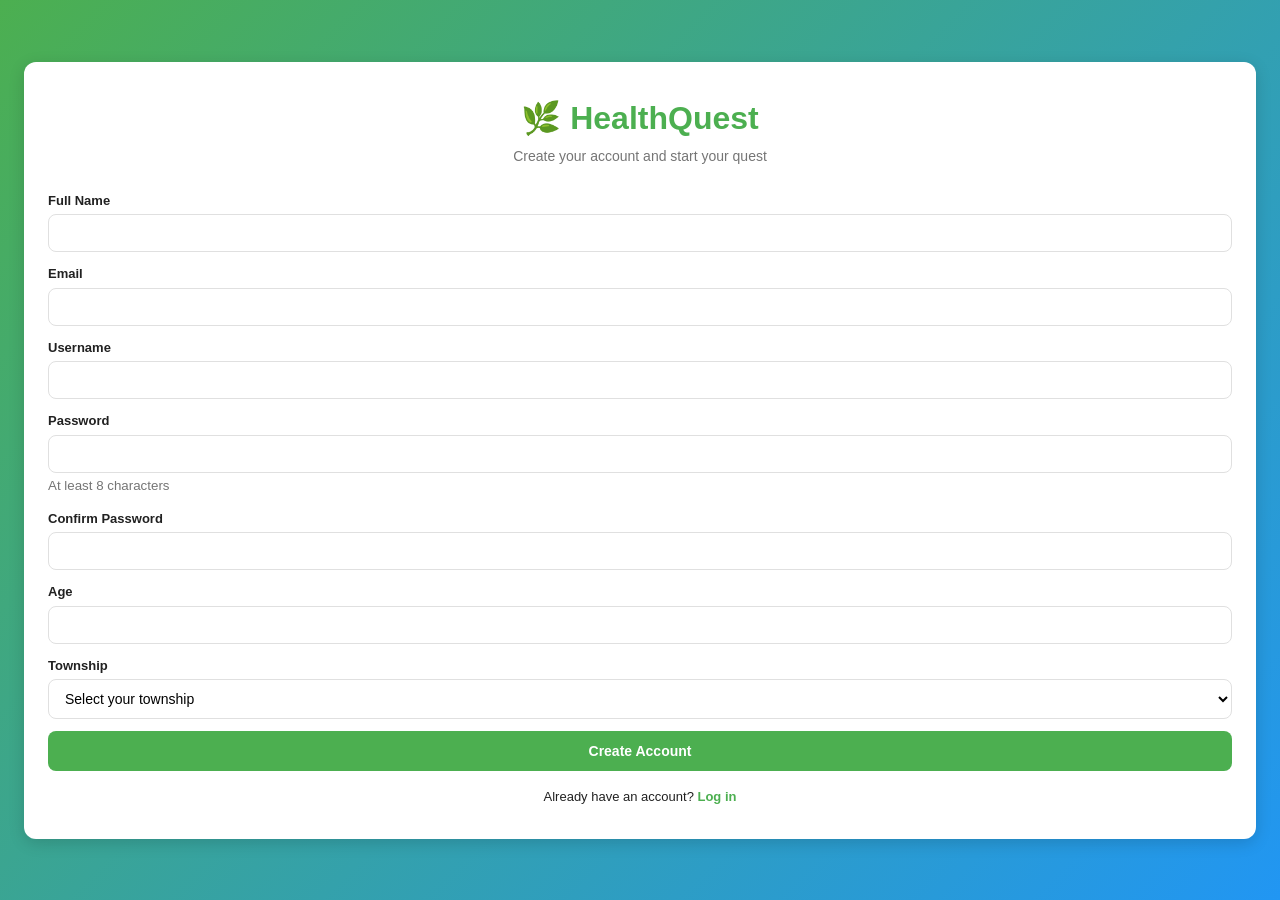
<file: register.html>
<!DOCTYPE html>
<html lang="en">
<head>
<meta charset="UTF-8">
<meta name="viewport" content="width=device-width, initial-scale=1.0, maximum-scale=1.0">
<meta name="theme-color" content="#4CAF50">
<title>HealthQuest — Register</title>
<link rel="stylesheet" href="css/styles.css">
</head>
<body>
<div class="auth-container">
  <div class="auth-card">
    <div class="auth-logo">
      <h1>🌿 HealthQuest</h1>
      <p>Create your account and start your quest</p>
    </div>
    <form id="registerForm">
      <div class="form-group">
        <label class="form-label">Full Name</label>
        <input class="form-input" id="fullName" required>
      </div>
      <div class="form-group">
        <label class="form-label">Email</label>
        <input class="form-input" id="email" type="email" required>
      </div>
      <div class="form-group">
        <label class="form-label">Username</label>
        <input class="form-input" id="username" required minlength="3">
      </div>
      <div class="form-group">
        <label class="form-label">Password</label>
        <input class="form-input" id="password" type="password" required minlength="8">
        <small style="color:var(--text-muted)">At least 8 characters</small>
      </div>
      <div class="form-group">
        <label class="form-label">Confirm Password</label>
        <input class="form-input" id="confirmPassword" type="password" required>
      </div>
      <div class="form-group">
        <label class="form-label">Age</label>
        <input class="form-input" id="age" type="number" min="13" max="120" required>
      </div>
      <div class="form-group">
        <label class="form-label">Township</label>
        <select class="form-input" id="township" required>
          <option value="">Select your township</option>
          <option>Mamelodi</option>
          <option>Soshanguve</option>
          <option>Tembisa</option>
          <option>Atteridgeville</option>
          <option>Hammanskraal</option>
          <option>Other</option>
        </select>
      </div>
      <div id="regError" class="form-error" style="margin-bottom:8px"></div>
      <button type="submit" class="btn btn-primary">Create Account</button>
    </form>
    <div class="auth-link">
      Already have an account? <a href="index.html">Log in</a>
    </div>
  </div>
</div>
<script src="js/storage.js"></script>
<script>
document.getElementById('registerForm').addEventListener('submit', e => {
  e.preventDefault();
  const data = {
    id: HQ.uid(),
    fullName: document.getElementById('fullName').value.trim(),
    email: document.getElementById('email').value.trim().toLowerCase(),
    username: document.getElementById('username').value.trim().toLowerCase(),
    password: document.getElementById('password').value,
    age: parseInt(document.getElementById('age').value, 10),
    township: document.getElementById('township').value,
    profilePhoto: null,
    createdAt: Date.now(),
    xp: 0,
    coins: 50,
    rank: 'Bronze',
    streakDays: 0
  };
  const err = document.getElementById('regError');
  err.textContent = '';
  if (data.password.length < 8) { err.textContent = 'Password must be at least 8 characters.'; return; }
  if (data.password !== document.getElementById('confirmPassword').value) { err.textContent = 'Passwords do not match.'; return; }
  if (HQ.findUserByEmail(data.email)) { err.textContent = 'Email already registered.'; return; }
  if (HQ.findUserByUsername(data.username)) { err.textContent = 'Username already taken.'; return; }
  HQ.saveUser(data);
  HQ.setSession(data.id);
  HQ.toast('Account created! Welcome bonus: 50 coins 🎉');
  setTimeout(() => window.location.href = 'goals.html?new=1', 700);
});
</script>
</body>
</html>
</file>
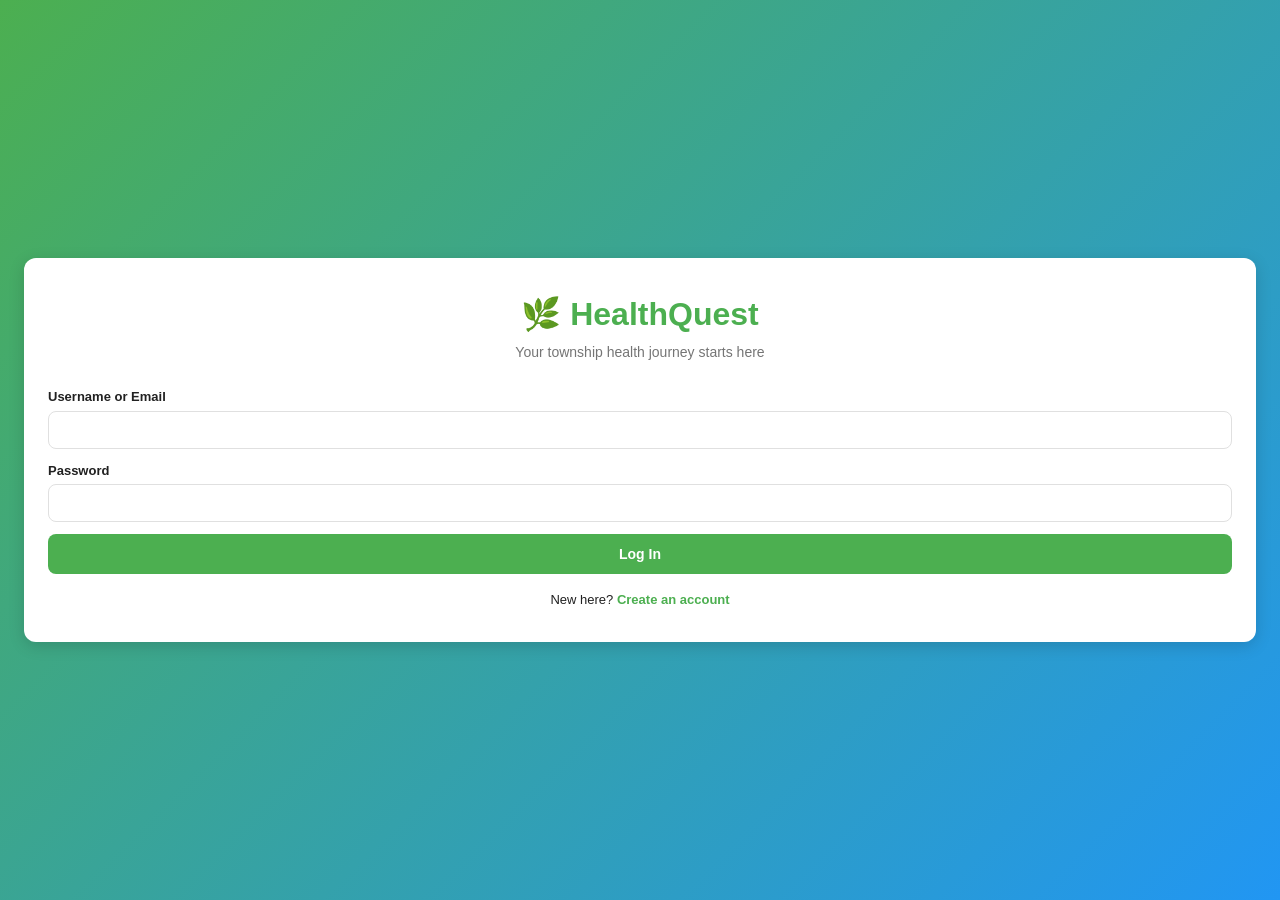
<file: run.html>
<!DOCTYPE html>
<html lang="en">
<head>
<meta charset="UTF-8">
<meta name="viewport" content="width=device-width, initial-scale=1.0, maximum-scale=1.0">
<meta name="theme-color"="#0e1a14">
<title>HealthQuest — Zombie Chase</title>
<link rel="stylesheet" href="css/styles.css">
<style>
/* Zombie Chase — scoped styles. The design system tokens in styles.css give us
   the colour palette; we only add the canvas and HUD chrome. */
:root {
  --road:    #1a2421;
  --road-2:  #2a3a32;
  --lane:    #f4d35e;
  --grass-1: #2e4a2c;
  --grass-2: #3a5a36;
  --house-1: #6b4a2a;
  --house-2: #8a6240;
  --house-3: #5a3a20;
  --runner:  #4caf50;
  --zombie:  #7a8c5a;
  --zombie-fast: #c24444;
  --blood:   #b71c1c;
}
.run-shell {
  position: relative;
  width: 100%;
  max-width: 480px;
  margin: 0 auto;
  background: #0e1a14;
  color: #f1f1e8;
  min-height: 100vh;
  overflow: hidden;
  font-family: -apple-system, BlinkMacSystemFont, "SF Pro Display", "Segoe UI", Roboto, sans-serif;
}
.run-topbar {
  display: flex;
  align-items: center;
  justify-content: space-between;
  padding: 14px 18px;
  background: rgba(0,0,0,0.35);
  position: sticky;
  top: 0;
  z-index: 5;
  backdrop-filter: blur(10px);
  -webkit-backdrop-filter: blur(10px);
}
.run-topbar h1 {
  font-size: 18px;
  font-weight: 700;
  margin: 0;
  letter-spacing: 0.3px;
}
.run-topbar .streak-badge {
  background: rgba(255,255,255,0.12);
  padding: 6px 12px;
  border-radius: 999px;
  font-size: 13px;
  font-weight: 600;
}
.run-stage {
  position: relative;
  width: 100%;
  height: 60vh;
  min-height: 360px;
  background: linear-gradient(180deg, #0e1a14 0%, #1a2421 100%);
  overflow: hidden;
  border-bottom: 1px solid rgba(255,255,255,0.06);
}
#chaseCanvas {
  position: absolute;
  inset: 0;
  width: 100%;
  height: 100%;
  display: block;
  image-rendering: pixelated;
  image-rendering: crisp-edges;
}
.hud {
  position: absolute;
  inset: 0;
  display: flex;
  flex-direction: column;
  justify-content: space-between;
  padding: 12px;
  pointer-events: none;
  z-index: 2;
}
.hud-row {
  display: flex;
  justify-content: space-between;
  gap: 8px;
}
.hud-pill {
  background: rgba(0,0,0,0.55);
  border: 1px solid rgba(255,255,255,0.1);
  border-radius: 12px;
  padding: 8px 12px;
  font-size: 13px;
  font-weight: 600;
  color: #fff;
  display: flex;
  align-items: center;
  gap: 6px;
  backdrop-filter: blur(6px);
  -webkit-backdrop-filter: blur(6px);
}
.hud-pill .hud-value { color: var(--lane); font-variant-numeric: tabular-nums; }
.hud-pill.alert .hud-value { color: var(--blood); }
.hud-rank {
  background: linear-gradient(135deg, rgba(76,175,80,0.25), rgba(76,175,80,0.05));
  border-color: rgba(76,175,80,0.4);
}
.hud-distance .hud-value { font-size: 16px; }
.hud-heart {
  display: flex;
  gap: 3px;
}
.hud-heart .heart {
  font-size: 16px;
  filter: drop-shadow(0 0 2px rgba(0,0,0,0.5));
}
.hud-heart .heart.lost { opacity: 0.18; }

.controls {
  padding: 16px;
  display: flex;
  flex-direction: column;
  gap: 12px;
  background: linear-gradient(180deg, rgba(0,0,0,0) 0%, rgba(0,0,0,0.4) 100%);
}
.controls-row {
  display: flex;
  gap: 10px;
  align-items: center;
  justify-content: center;
}
.run-btn {
  pointer-events: auto;
  flex: 1;
  max-width: 220px;
  padding: 16px 20px;
  font-size: 16px;
  font-weight: 700;
  border: none;
  border-radius: 14px;
  cursor: pointer;
  background: linear-gradient(135deg, #4caf50 0%, #2e7d32 100%);
  color: #fff;
  box-shadow: 0 4px 20px rgba(76,175,80,0.35), inset 0 1px 0 rgba(255,255,255,0.25);
  letter-spacing: 0.3px;
  transition: transform 0.08s ease, box-shadow 0.08s ease;
}
.run-btn:disabled {
  background: #2a3a32;
  color: #888;
  box-shadow: none;
  cursor: not-allowed;
}
.run-btn:not(:disabled):active {
  transform: translateY(1px) scale(0.99);
  box-shadow: 0 2px 10px rgba(76,175,80,0.3);
}
.run-btn.secondary {
  background: rgba(255,255,255,0.1);
  color: #f1f1e8;
  border: 1px solid rgba(255,255,255,0.15);
  max-width: 140px;
  box-shadow: none;
}
.tap-hint {
  text-align: center;
  font-size: 12px;
  color: rgba(255,255,255,0.55);
  letter-spacing: 0.3px;
  min-height: 16px;
}
.bonus-toast {
  position: absolute;
  left: 50%;
  top: 35%;
  transform: translate(-50%, -50%);
  background: linear-gradient(135deg, #f4d35e, #e0a82e);
  color: #1a2421;
  font-weight: 800;
  padding: 10px 18px;
  border-radius: 999px;
  font-size: 15px;
  box-shadow: 0 4px 24px rgba(0,0,0,0.4);
  pointer-events: none;
  opacity: 0;
  z-index: 3;
}
.bonus-toast.show {
  animation: bonusPop 1.2s ease forwards;
}
@keyframes bonusPop {
  0%   { opacity: 0; transform: translate(-50%, -30%) scale(0.7); }
  20%  { opacity: 1; transform: translate(-50%, -50%) scale(1.1); }
  35%  { transform: translate(-50%, -52%) scale(1); }
  100% { opacity: 0; transform: translate(-50%, -90%) scale(0.9); }
}
.overlay {
  position: absolute;
  inset: 0;
  background: rgba(10, 18, 14, 0.92);
  display: none;
  flex-direction: column;
  align-items: center;
  justify-content: center;
  padding: 24px;
  text-align: center;
  z-index: 4;
  backdrop-filter: blur(4px);
  -webkit-backdrop-filter: blur(4px);
}
.overlay.show { display: flex; }
.overlay h2 {
  font-size: 26px;
  margin: 0 0 6px;
  font-weight: 800;
}
.overlay p { color: rgba(255,255,255,0.7); margin: 4px 0 18px; font-size: 14px; }
.overlay .result-emoji { font-size: 56px; margin-bottom: 8px; }
.overlay .stat-row {
  display: flex;
  gap: 14px;
  margin: 8px 0 22px;
  flex-wrap: wrap;
  justify-content: center;
}
.overlay .stat {
  background: rgba(255,255,255,0.06);
  border: 1px solid rgba(255,255,255,0.1);
  border-radius: 12px;
  padding: 10px 14px;
  min-width: 92px;
}
.overlay .stat .v { font-size: 20px; font-weight: 800; color: var(--lane); }
.overlay .stat .l { font-size: 11px; color: rgba(255,255,255,0.6); text-transform: uppercase; letter-spacing: 0.5px; }
.overlay .btn-stack { display: flex; gap: 10px; flex-wrap: wrap; justify-content: center; }
.intro-card {
  background: rgba(255,255,255,0.05);
  border: 1px solid rgba(255,255,255,0.08);
  border-radius: 14px;
  padding: 14px 18px;
  margin: 6px 0 18px;
  font-size: 13px;
  color: rgba(255,255,255,0.75);
  line-height: 1.5;
  max-width: 320px;
}
.intro-card strong { color: var(--lane); }
.history {
  width: 100%;
  max-width: 460px;
  margin: 0 auto;
  padding: 14px 18px 80px;
}
.history h3 {
  font-size: 13px;
  font-weight: 700;
  color: rgba(255,255,255,0.5);
  text-transform: uppercase;
  letter-spacing: 1px;
  margin: 0 0 8px;
}
.history-item {
  display: flex;
  align-items: center;
  gap: 10px;
  padding: 10px 12px;
  background: rgba(255,255,255,0.04);
  border: 1px solid rgba(255,255,255,0.06);
  border-radius: 10px;
  margin-bottom: 6px;
  font-size: 13px;
}
.history-item .em { font-size: 18px; }
.history-item .meta { color: rgba(255,255,255,0.5); font-size: 11px; }
.history-item .ml { margin-left: auto; font-weight: 700; }
.medal-row {
  display: flex;
  gap: 10px;
  justify-content: center;
  margin: 14px 0 4px;
}
.medal {
  font-size: 28px;
  filter: grayscale(0);
}
</style>
</head>
<body>
<div class="run-shell">
  <div class="run-topbar">
    <h1>🧟 Zombie Chase</h1>
    <div class="streak-badge" id="streakBadge">🔥 0</div>
  </div>

  <div class="run-stage" id="stage">
    <canvas id="chaseCanvas"></canvas>

    <div class="hud">
      <div class="hud-row">
        <div class="hud-pill hud-rank"><span>🎖️</span> <span id="hudRank">Bronze</span></div>
        <div class="hud-pill hud-distance">📏 <span class="hud-value" id="hudDistance">0 m</span></div>
      </div>
      <div class="hud-row" style="align-items:flex-end">
        <div class="hud-pill">👟 <span class="hud-value" id="hudSteps">0</span></div>
        <div class="hud-pill" id="hudLivesWrap">
          <div class="hud-heart" id="hudLives">
            <span class="heart">❤️</span>
            <span class="heart">❤️</span>
            <span class="heart">❤️</span>
          </div>
        </div>
        <div class="hud-pill">⏱️ <span class="hud-value" id="hudTime">00:00</span></div>
      </div>
    </div>

    <div class="bonus-toast" id="bonusToast"></div>

    <div class="overlay show" id="introOverlay">
      <div class="result-emoji">🧟‍♂️🏃💨</div>
      <h2>Outrun the Horde</h2>
      <p>Tap <strong>RUN</strong> to advance. Zombies are gaining on you — reach the goal distance for your rank before they catch you.</p>
      <div class="intro-card" id="introDetails">…</div>
      <div class="btn-stack">
        <button class="run-btn" id="startBtn">Start Chase</button>
      </div>
    </div>

    <div class="overlay" id="endOverlay">
      <div class="result-emoji" id="endEmoji">🎉</div>
      <h2 id="endTitle">You Escaped!</h2>
      <p id="endSubtitle">The horde fell behind.</p>
      <div class="stat-row">
        <div class="stat"><div class="v" id="endDistance">0 m</div><div class="l">Distance</div></div>
        <div class="stat"><div class="v" id="endSteps">0</div><div class="l">Steps</div></div>
        <div class="stat"><div class="v" id="endTime">0:00</div><div class="l">Time</div></div>
        <div class="stat"><div class="v" id="endXp">+0 XP</div><div class="l">Reward</div></div>
      </div>
      <div class="medal-row" id="medalRow" style="display:none">
        <span class="medal" data-medal="bronze">🥉</span>
        <span class="medal" data-medal="silver">🥈</span>
        <span class="medal" data-medal="gold">🥇</span>
      </div>
      <div class="btn-stack">
        <button class="run-btn" id="againBtn">Run Again</button>
        <button class="run-btn secondary" id="backBtn">Back to Dashboard</button>
      </div>
    </div>
  </div>

  <div class="controls">
    <div class="controls-row">
      <button class="run-btn" id="runBtn" disabled>RUN</button>
    </div>
    <div class="tap-hint" id="tapHint">Press Start Chase to begin</div>
  </div>

  <div class="history" id="history"></div>
</div>

<script src="js/storage.js"></script>
<script src="js/ui.js"></script>
<script>
/* ============================================================
 * Zombie Chase — game engine
 * ----------------------------------------------------------
 * Top-down canvas game. Tap "RUN" to advance the runner along
 * the road. Zombies spawn behind the runner and gain ground
 * over time. The runner must reach HQ.RUN_DISTANCES[rank] m
 * before a zombie reaches them.
 *
 * State model:
 *   state = { phase: 'idle'|'playing'|'win'|'caught',
 *             distance, steps, startedAt, runnerY, zombieY[] }
 *
 * Everything is time-based; frames are driven by rAF.
 * Distance is computed from steps × stride to keep the math
 * honest and reward real button presses.
 * ============================================================ */
(function () {
  'use strict';

  const user = HQ.requireAuth();
  if (!user) return;

  // ---- DOM refs ----
  const $ = (id) => document.getElementById(id);
  const stage        = $('stage');
  const canvas       = $('chaseCanvas');
  const ctx          = canvas.getContext('2d');
  const hudDistance  = $('hudDistance');
  const hudSteps     = $('hudSteps');
  const hudTime      = $('hudTime');
  const hudRank      = $('hudRank');
  const hudLives     = $('hudLives');
  const bonusToast   = $('bonusToast');
  const introOverlay = $('introOverlay');
  const endOverlay   = $('endOverlay');
  const runBtn       = $('runBtn');
  const startBtn     = $('startBtn');
  const againBtn     = $('againBtn');
  const backBtn      = $('backBtn');
  const tapHint      = $('tapHint');
  const streakBadge  = $('streakBadge');
  const introDetails = $('introDetails');

  // ---- Constants ----
  const STRIDE_M         = 0.85;   // metres per tap
  const STRIDE_BASE_PX   = 9;      // pixels per tap (visual)
  const ZOMBIE_BASE_RATE = 0.55;   // px per frame a single zombie closes in
  const ZOMBIE_SPAWN_EVERY_MS = 3200;
  const ZOMBIE_MAX       = 5;
  const RUN_DURATIONS_MS = 180;    // ms per "step" pulse on the canvas
  const LANE_WIDTH_RATIO = 0.42;   // road takes ~42% of canvas width
  const TILE_SIZE        = 36;     // px per house / grass tile
  const HEART_COUNT      = 3;
  const MILESTONES_M     = [250, 500, 1000, 1500, 2000, 3000, 4000];
  const MILESTONE_REWARD = { 250: 10, 500: 25, 1000: 60, 1500: 90, 2000: 130, 3000: 200, 4000: 280 };

  // ---- Game state ----
  let dpr = 1;
  let W = 0, H = 0;
  let state = freshState();
  let rafId = null;
  let lastFrame = 0;
  let lastZombieSpawn = 0;
  let runnerBob = 0;
  let milestoneReached = new Set();
  let shakers = 0;            // screen shake frames remaining
  let cameraY = 0;            // pixels scrolled; ties pixel-space to metres

  function freshState() {
    return {
      phase: 'idle',
      distance: 0,
      steps: 0,
      startedAt: 0,
      elapsedMs: 0,
      runnerLane: 0,           // -1 left, 0 mid, 1 right
      runnerBob: 0,
      zombies: [],             // {lane, distFromRunner (m), kind, speed}
      lives: HEART_COUNT,
    };
  }

  // ---- Setup ----
  function resize() {
    const r = stage.getBoundingClientRect();
    dpr = Math.max(1, Math.min(2, window.devicePixelRatio || 1));
    canvas.width  = Math.floor(r.width * dpr);
    canvas.height = Math.floor(r.height * dpr);
    W = r.width;
    H = r.height;
    ctx.setTransform(dpr, 0, 0, dpr, 0, 0);
  }
  window.addEventListener('resize', resize);

  // Get the rank target distance in metres.
  function distanceTarget() {
    const rank = user.rank || 'Bronze';
    return HQ.RUN_TARGETS[rank] || HQ.RUN_TARGETS.Bronze;
  }

  // ---- Input ----
  function step() {
    if (state.phase !== 'playing') return;
    state.steps += 1;
    state.distance = Math.min(distanceTarget(), +(state.steps * STRIDE_M).toFixed(2));
    state.runnerBob = 1;                 // triggers a pulse on next frame
    state.elapsedMs = Date.now() - state.startedAt;

    // Check milestones
    for (const m of MILESTONES_M) {
      if (state.distance >= m && !milestoneReached.has(m)) {
        milestoneReached.add(m);
        const reward = MILESTONE_REWARD[m] || 0;
        showBonus(`+${reward} coins · ${m}m`);
        HQ.addCoins(user.id, reward);
      }
    }

    if (state.distance >= distanceTarget()) {
      finishRun('win');
    }
  }

  runBtn.addEventListener('click', step);
  // Keyboard support — useful for testing and accessibility.
  window.addEventListener('keydown', (e) => {
    if (e.code === 'Space' || e.key === 'Enter') {
      e.preventDefault();
      if (state.phase === 'idle') startRun();
      else if (state.phase === 'playing') step();
    }
    if (e.code === 'ArrowLeft'  && state.phase === 'playing') moveLane(-1);
    if (e.code === 'ArrowRight' && state.phase === 'playing') moveLane( 1);
  });

  // Swipe / pointer to change lanes (bonus, not required).
  let pointerStartX = null;
  stage.addEventListener('pointerdown', (e) => {
    pointerStartX = e.clientX;
  });
  stage.addEventListener('pointerup', (e) => {
    if (pointerStartX == null || state.phase !== 'playing') return;
    const dx = e.clientX - pointerStartX;
    if (Math.abs(dx) > 30) moveLane(dx > 0 ? 1 : -1);
    pointerStartX = null;
  });

  function moveLane(dir) {
    if (state.phase !== 'playing') return;
    state.runnerLane = Math.max(-1, Math.min(1, state.runnerLane + dir));
  }

  // ---- Run lifecycle ----
  function startRun() {
    state = freshState();
    state.phase = 'playing';
    state.startedAt = Date.now();
    milestoneReached = new Set();
    runBtn.disabled = false;
    introOverlay.classList.remove('show');
    endOverlay.classList.remove('show');
    tapHint.textContent = 'Tap RUN to take a step. Change lanes with the arrow buttons or by swiping.';
    startBtn.textContent = 'Restart';
    lastFrame = performance.now();
    lastZombieSpawn = lastFrame;
    cancelAnimationFrame(rafId);
    rafId = requestAnimationFrame(loop);
  }

  function finishRun(result) {
    state.phase = result;
    state.elapsedMs = Date.now() - state.startedAt;
    runBtn.disabled = true;
    cancelAnimationFrame(rafId);
    rafId = null;
    showEndScreen(result);
    HQ.recordZombieChaseRun(user.id, {
      result,
      distance: state.distance,
      steps: state.steps,
      duration: Math.round(state.elapsedMs / 1000),
    });
  }

  // ---- Zombie manager ----
  function spawnZombie(now) {
    if (state.zombies.length >= ZOMBIE_MAX) return;
    const lane = Math.floor(Math.random() * 3) - 1;   // -1, 0, 1
    const isFast = Math.random() < 0.25 && (user.rank === 'Gold' || user.rank === 'Platinum' || user.rank === 'Diamond');
    state.zombies.push({
      lane,
      distFromRunner: 18 + Math.random() * 12,         // metres behind
      speed: isFast ? 1.6 : 1.0,
      kind: isFast ? 'runner' : 'walker',
      wobble: Math.random() * Math.PI * 2,
    });
  }

  function updateZombies(dtMs) {
    const dt = dtMs / 1000;                           // seconds
    // Rank-based difficulty: higher rank => faster horde
    const rankSpeed = { Bronze: 1.0, Silver: 1.1, Gold: 1.25, Platinum: 1.4, Diamond: 1.55 }[user.rank || 'Bronze'] || 1.0;
    const closeRate = ZOMBIE_BASE_RATE * rankSpeed * dt;  // px per frame approx

    for (const z of state.zombies) {
      // Convert metres-behind to pixel lag: 1m ~= 1.4 * STRIDE_BASE_PX
      const lagPx = z.distFromRunner * 1.4 * STRIDE_BASE_PX;
      // Move z closer by reducing lag
      const reduction = (closeRate * z.speed * 18);
      z.distFromRunner = Math.max(0, z.distFromRunner - reduction / (1.4 * STRIDE_BASE_PX));
      z.wobble += dt * 4;
    }

    // Same-lane collision check
    for (const z of state.zombies) {
      if (z.lane === state.runnerLane && z.distFromRunner < 1.6) {
        onZombieHit(z);
        break;
      }
    }

    // Drop zombies that are very far behind (player outran them) — only if
    // we're well into the run, so we don't trim the initial wave.
    if (state.distance > 50) {
      state.zombies = state.zombies.filter(z => z.distFromRunner < 60);
    }
  }

  function onZombieHit(z) {
    // Remove the biting zombie
    state.zombies = state.zombies.filter(zz => zz !== z);
    state.lives = Math.max(0, state.lives - 1);
    shakers = 14;
    updateLivesHud();
    if (state.lives <= 0) {
      finishRun('caught');
    } else {
      HQ.toast('A zombie caught you! -1 ❤️', 1600);
    }
  }

  // ---- Main loop ----
  function loop(now) {
    const dtMs = Math.min(64, now - lastFrame);   // clamp big tab-switch gaps
    lastFrame = now;
    if (state.phase === 'playing') {
      if (now - lastZombieSpawn > ZOMBIE_SPAWN_EVERY_MS) {
        spawnZombie(now);
        lastZombieSpawn = now;
      }
      updateZombies(dtMs);
      state.elapsedMs = Date.now() - state.startedAt;
    }
    render(now, dtMs);
    rafId = requestAnimationFrame(loop);
  }

  // ---- Rendering ----
  function laneCenterX(lane) {
    const roadLeft  = (W - W * LANE_WIDTH_RATIO) / 2;
    const roadRight = roadLeft + W * LANE_WIDTH_RATIO;
    return roadLeft + (roadRight - roadLeft) * (lane === 0 ? 0.5 : lane === -1 ? 0.22 : 0.78);
  }
  const roadRect = () => ({
    left:  (W - W * LANE_WIDTH_RATIO) / 2,
    right: (W - W * LANE_WIDTH_RATIO) / 2 + W * LANE_WIDTH_RATIO,
  });

  function render(now, dtMs) {
    // Background: night sky over township
    ctx.fillStyle = '#0e1a14';
    ctx.fillRect(0, 0, W, H);

    // Side strips (grass) — slight parallax with distance
    const skyH = Math.max(0, H * 0.18);
    ctx.fillStyle = '#1a2a22';
    ctx.fillRect(0, 0, W, skyH);
    // moon
    ctx.fillStyle = 'rgba(244, 211, 94, 0.85)';
    ctx.beginPath();
    ctx.arc(W * 0.82, skyH * 0.5, Math.min(28, skyH * 0.35), 0, Math.PI * 2);
    ctx.fill();
    ctx.fillStyle = '#0e1a14';
    ctx.beginPath();
    ctx.arc(W * 0.82 + 6, skyH * 0.5 - 3, Math.min(26, skyH * 0.32), 0, Math.PI * 2);
    ctx.fill();

    const road = roadRect();

    // Road body
    ctx.fillStyle = '#1a2421';
    ctx.fillRect(road.left, 0, road.right - road.left, H);
    // Road edges
    ctx.fillStyle = '#3a4a3a';
    ctx.fillRect(road.left - 2, 0, 2, H);
    ctx.fillRect(road.right, 0, 2, H);

    // Lane dividers (dashed)
    ctx.strokeStyle = 'rgba(244, 211, 94, 0.55)';
    ctx.lineWidth = 2;
    ctx.setLineDash([14, 14]);
    ctx.beginPath();
    ctx.moveTo(W / 2, 0);
    ctx.lineTo(W / 2, H);
    ctx.stroke();
    ctx.setLineDash([]);

    // Side grass + houses (parallax). CameraY scrolls; tiles are placed in world
    // space, so they naturally move toward the camera as the player advances.
    cameraY += state.phase === 'playing' ? 0 : 0;
    const scrollPx = state.distance * 1.4 * STRIDE_BASE_PX;
    drawTownship(road.left, road.right, scrollPx);

    // Render zombies first so the runner overlays them.
    drawZombies(road);

    // Runner
    drawRunner(road, now);

    // Vignette + shake
    drawVignette();
    if (shakers > 0) {
      shakers -= 1;
      const intensity = 6;
      const dx = (Math.random() - 0.5) * intensity;
      const dy = (Math.random() - 0.5) * intensity;
      ctx.save();
      ctx.translate(dx, dy);
      // redraw simple overlay border
      ctx.fillStyle = 'rgba(183, 28, 28, 0.15)';
      ctx.fillRect(0, 0, W, H);
      ctx.restore();
    }

    // HUD updates (cheap text only)
    updateHud();
  }

  function drawTownship(roadLeft, roadRight, scrollPx) {
    // Houses / trees on the left and right strips. The strip widths are
    // (W - roadW) / 2 each. Tiles loop vertically as the player advances.
    const stripW = roadLeft;
    const tileH = 80;
    const startIndex = Math.floor(scrollPx / tileH);
    const yOffset = -(scrollPx % tileH);

    // Left strip
    drawStrip(0, stripW, startIndex, yOffset, tileH, -1);
    // Right strip
    drawStrip(roadRight, W - roadRight, startIndex, yOffset, tileH, 1);
  }

  function drawStrip(x, w, startIndex, yOffset, tileH, side) {
    // Background grass
    ctx.fillStyle = '#1f2f1d';
    ctx.fillRect(x, 0, w, H);
    // Grass texture bands
    for (let i = -1; i < Math.ceil(H / tileH) + 1; i++) {
      const y = i * tileH + yOffset;
      const idx = startIndex + i;
      // grass colour variation
      ctx.fillStyle = (idx % 2 === 0) ? '#264326' : '#2e5230';
      ctx.fillRect(x, y, w, tileH / 2);
      // A house or tree roughly every 2 tiles
      if (idx % 2 === 0) {
        drawHouse(x + w * 0.18, y + 16, w * 0.6, tileH - 24, idx, side);
      } else {
        drawTree(x + w * 0.5, y + 18, idx, side);
      }
    }
  }

  function drawHouse(x, y, w, h, idx, side) {
    // Body
    const colours = ['#6b4a2a', '#8a6240', '#5a3a20', '#7a5230'];
    ctx.fillStyle = colours[idx % colours.length];
    ctx.fillRect(x, y + h * 0.35, w, h * 0.65);
    // Roof
    ctx.fillStyle = '#3a2418';
    ctx.beginPath();
    ctx.moveTo(x - 3, y + h * 0.35);
    ctx.lineTo(x + w / 2, y);
    ctx.lineTo(x + w + 3, y + h * 0.35);
    ctx.closePath();
    ctx.fill();
    // Window
    ctx.fillStyle = 'rgba(244, 211, 94, 0.65)';
    ctx.fillRect(x + w * 0.25, y + h * 0.55, w * 0.18, h * 0.2);
    ctx.fillRect(x + w * 0.55, y + h * 0.55, w * 0.18, h * 0.2);
    // Door
    ctx.fillStyle = '#2a1808';
    ctx.fillRect(x + w * 0.4, y + h * 0.78, w * 0.2, h * 0.22);
    // Fence (occasional)
    if (idx % 4 === 0) {
      ctx.fillStyle = '#4a3520';
      const fenceY = y + h;
      for (let fx = 0; fx < w; fx += 6) {
        ctx.fillRect(x + fx, fenceY, 2, 6);
      }
      ctx.fillRect(x, fenceY, w, 1);
    }
  }

  function drawTree(cx, baseY, idx, side) {
    // Trunk
    ctx.fillStyle = '#3a2418';
    ctx.fillRect(cx - 2, baseY + 18, 4, 14);
    // Canopy
    ctx.fillStyle = (idx % 2 === 0) ? '#2a4a25' : '#3a5a30';
    ctx.beginPath();
    ctx.arc(cx, baseY + 12, 14, 0, Math.PI * 2);
    ctx.fill();
    ctx.fillStyle = '#4a6a3a';
    ctx.beginPath();
    ctx.arc(cx - 4, baseY + 8, 8, 0, Math.PI * 2);
    ctx.fill();
  }

  function drawZombies(road) {
    for (const z of state.zombies) {
      // Convert "metres behind" to a screen Y: closer to runner => lower on screen.
      // We anchor the runner at 78% of H. Each metre of lag adds ~6px upward.
      const runnerScreenY = H * 0.78;
      const lagPx = z.distFromRunner * 6;
      const screenY = Math.max(H * 0.1, runnerScreenY - lagPx);
      const x = laneCenterX(z.lane);

      // Shuffle wobble
      const sway = Math.sin(z.wobble) * 1.5;

      // Body
      ctx.fillStyle = z.kind === 'runner' ? '#c24444' : '#7a8c5a';
      const w = z.kind === 'runner' ? 16 : 18;
      const h = z.kind === 'runner' ? 22 : 20;
      // Torso
      ctx.fillRect(x - w / 2 + sway, screenY - h, w, h);
      // Head
      ctx.fillStyle = z.kind === 'runner' ? '#e6b0b0' : '#a8b585';
      ctx.beginPath();
      ctx.arc(x + sway, screenY - h - 4, 6, 0, Math.PI * 2);
      ctx.fill();
      // Arms (forward reaching)
      ctx.fillStyle = z.kind === 'runner' ? '#c24444' : '#7a8c5a';
      ctx.fillRect(x - w / 2 - 6 + sway, screenY - h + 4, 6, 4);
      ctx.fillRect(x + w / 2 + sway, screenY - h + 4, 6, 4);
      // Legs
      const legWobble = Math.sin(z.wobble * 1.5) * 2;
      ctx.fillRect(x - w / 2 - 2 + sway, screenY - 4, 4, 6 + legWobble);
      ctx.fillRect(x + w / 2 - 2 + sway, screenY - 4, 4, 6 - legWobble);
    }
  }

  function drawRunner(road, now) {
    const x = laneCenterX(state.runnerLane);
    const baseY = H * 0.78;
    const bob = Math.sin((now || 0) / 90) * 1.5 * (state.runnerBob > 0 ? 1 : 0.4);
    const y = baseY - bob;
    if (state.runnerBob > 0) state.runnerBob = Math.max(0, state.runnerBob - 0.06);

    // Shadow
    ctx.fillStyle = 'rgba(0,0,0,0.35)';
    ctx.beginPath();
    ctx.ellipse(x, baseY + 4, 10, 3, 0, 0, Math.PI * 2);
    ctx.fill();

    // Legs
    const legPhase = Math.sin((now || 0) / 80);
    ctx.fillStyle = '#1a2a40';
    ctx.fillRect(x - 6, y - 4, 4, 10 + legPhase * 2);
    ctx.fillRect(x + 2, y - 4, 4, 10 - legPhase * 2);

    // Torso (green track top)
    ctx.fillStyle = '#4caf50';
    ctx.fillRect(x - 7, y - 22, 14, 18);
    // Head
    ctx.fillStyle = '#f1c27d';
    ctx.beginPath();
    ctx.arc(x, y - 26, 6, 0, Math.PI * 2);
    ctx.fill();
    // Cap
    ctx.fillStyle = '#1f6f2a';
    ctx.fillRect(x - 7, y - 30, 14, 4);
    // Arms (swing)
    ctx.fillStyle = '#f1c27d';
    ctx.fillRect(x - 10, y - 20 + legPhase * 1.5, 4, 10);
    ctx.fillRect(x + 6, y - 20 - legPhase * 1.5, 4, 10);
  }

  function drawVignette() {
    const grad = ctx.createRadialGradient(W/2, H/2, Math.min(W,H)*0.4, W/2, H/2, Math.max(W,H)*0.7);
    grad.addColorStop(0, 'rgba(0,0,0,0)');
    grad.addColorStop(1, 'rgba(0,0,0,0.55)');
    ctx.fillStyle = grad;
    ctx.fillRect(0, 0, W, H);
  }

  // ---- HUD ----
  function updateHud() {
    hudDistance.textContent = formatDistance(state.distance);
    hudSteps.textContent    = state.steps.toString();
    hudTime.textContent     = formatTime(state.elapsedMs);
    hudRank.textContent     = user.rank || 'Bronze';
    streakBadge.textContent = '🔥 ' + HQ.getStreak(user.id).count;
  }

  function updateLivesHud() {
    const hearts = hudLives.querySelectorAll('.heart');
    hearts.forEach((h, i) => h.classList.toggle('lost', i >= state.lives));
    document.getElementById('hudLivesWrap').classList.toggle('alert', state.lives <= 1);
  }

  function formatDistance(m) {
    if (m >= 1000) return (m / 1000).toFixed(2) + ' km';
    return Math.round(m) + ' m';
  }
  function formatTime(ms) {
    const s = Math.floor(ms / 1000);
    const m = Math.floor(s / 60);
    const r = s % 60;
    return String(m).padStart(2, '0') + ':' + String(r).padStart(2, '0');
  }

  // ---- Overlays / bonus ----
  function showBonus(text) {
    bonusToast.textContent = text;
    bonusToast.classList.remove('show');
    // force reflow so the animation restarts
    void bonusToast.offsetWidth;
    bonusToast.classList.add('show');
  }

  function showEndScreen(result) {
    endOverlay.classList.add('show');
    if (result === 'win') {
      $('endEmoji').textContent = '🎉';
      $('endTitle').textContent = 'You Escaped!';
      $('endSubtitle').textContent = `${user.rank} rank cleared at ${formatDistance(state.distance)}.`;
      // Estimate XP from milestones + base 50 for winning.
      const milestoneXp = [...milestoneReached].reduce((s, m) => s + Math.floor((MILESTONE_REWARD[m] || 0) * 1.5), 0);
      const totalXp = 50 + milestoneXp;
      $('endXp').textContent = `+${totalXp} XP`;
      // Calculate run medals using the helper from storage.js
      const medals = (typeof HQ.calculateRunMedals === 'function')
        ? HQ.calculateRunMedals(state.distance)
        : { bronze: state.distance >= 500 ? 1 : 0, silver: 0, gold: 0 };
      const medalRow = $('medalRow');
      if (medalRow) {
        medalRow.style.display = 'flex';
        medalRow.querySelectorAll('.medal').forEach(el => {
          const key = el.getAttribute('data-medal');
          el.classList.toggle('earned', !!(medals && medals[key]));
        });
      }
    } else {
      $('endEmoji').textContent = '🧟';
      $('endTitle').textContent = 'Caught!';
      $('endSubtitle').textContent = 'The horde got you. Try again — the next run is on the house.';
      $('endXp').textContent = '+0 XP';
    }
    $('endDistance').textContent = formatDistance(state.distance);
    $('endSteps').textContent    = state.steps.toString();
    $('endTime').textContent     = formatTime(state.elapsedMs);
  }

  // ---- History (last 5 runs) ----
  function renderHistory() {
    const acts = HQ.getActivities(user.id).filter(a => a.chase).slice(-5).reverse();
    const wrap = $('history');
    if (acts.length === 0) {
      wrap.innerHTML = '<h3>Recent Runs</h3><div class="history-item"><div class="em">🏃</div><div><div>No runs yet</div><div class="meta">Press Start Chase to begin.</div></div></div>';
      return;
    }
    let html = '<h3>Recent Runs</h3>';
    for (const a of acts) {
      const t = HQ.fmtRelative(a.date);
      html += `
        <div class="history-item">
          <div class="em">🏃</div>
          <div>
            <div>${formatDistance(a.distance)} · ${a.duration}s</div>
            <div class="meta">${a.steps} steps · ${t}</div>
          </div>
          <div class="ml">+${Math.max(0, (a.duration || 0) * 2 + 30)} XP</div>
        </div>`;
    }
    wrap.innerHTML = html;
  }

  // ---- Init ----
  function init() {
    resize();
    updateHud();
    updateLivesHud();
    // Intro copy
    const target = distanceTarget();
    introDetails.innerHTML = `
      Your rank: <strong>${user.rank || 'Bronze'}</strong>.
      Goal: <strong>${formatDistance(target)}</strong> without being caught.
      <br/><br/>
      Earn bonus coins at every 250m milestone. Faster ranks spawn runner zombies 🩸.
    `;
    renderHistory();
  }
  init();

  // ---- Wire buttons ----
  startBtn.addEventListener('click', startRun);
  againBtn.addEventListener('click', () => {
    endOverlay.classList.remove('show');
    startRun();
  });
  backBtn.addEventListener('click', () => {
    window.location.href = 'dashboard.html';
  });
})();
</script>
</body>
</html>
</file>
<file: css/styles.css>
/* HealthQuest — Mobile-first gamified health & fitness app */
* { box-sizing: border-box; margin: 0; padding: 0; }

:root {
  --primary: #4CAF50;
  --primary-dark: #388E3C;
  --secondary: #FF9800;
  --accent: #2196F3;
  --danger: #F44336;
  --warning: #FFC107;
  --success: #8BC34A;
  --bronze: #CD7F32;
  --silver: #C0C0C0;
  --gold: #FFD700;
  --platinum: #E5E4E2;
  --diamond: #B9F2FF;
  --bg: #F5F7FA;
  --card: #FFFFFF;
  --text: #212121;
  --text-muted: #757575;
  --border: #E0E0E0;
  --shadow: 0 2px 8px rgba(0,0,0,0.1);
  --shadow-lg: 0 4px 16px rgba(0,0,0,0.15);
  --radius: 12px;
  --radius-sm: 8px;
}

body {
  font-family: -apple-system, BlinkMacSystemFont, "Segoe UI", Roboto, sans-serif;
  background: var(--bg);
  color: var(--text);
  line-height: 1.5;
  min-height: 100vh;
}

.app-container { max-width: 480px; margin: 0 auto; background: var(--bg); min-height: 100vh; position: relative; padding-bottom: 80px; }

/* Top bar */
.topbar {
  background: linear-gradient(135deg, var(--primary), var(--primary-dark));
  color: white;
  padding: 16px 20px;
  display: flex;
  justify-content: space-between;
  align-items: center;
  position: sticky;
  top: 0;
  z-index: 100;
  box-shadow: 0 2px 8px rgba(0,0,0,0.06);
}
.topbar h1 { font-size: 20px; font-weight: 600; }
.topbar .streak-badge {
  background: rgba(255,255,255,0.2);
  padding: 6px 12px;
  border-radius: 20px;
  font-size: 14px;
  font-weight: 600;
  display: flex;
  align-items: center;
  gap: 4px;
}
.topbar-left {
  display: flex;
  align-items: center;
  gap: 12px;
  min-width: 0;
}
.topbar-left h1 {
  margin: 0;
  font-size: 18px;
  white-space: nowrap;
  overflow: hidden;
  text-overflow: ellipsis;
}
.topbar-avatar .profile-photo {
  background: var(--accent, #4CAF50);
  color: #fff;
  display: flex;
  align-items: center;
  justify-content: center;
  font-weight: 600;
  overflow: hidden;
  flex-shrink: 0;
}
.topbar-avatar .profile-photo img {
  width: 100%;
  height: 100%;
  object-fit: cover;
}

/* Cards */
.card {
  background: var(--card);
  border-radius: var(--radius);
  padding: 16px;
  margin: 12px 16px;
  box-shadow: var(--shadow);
  transition: transform 0.2s, box-shadow 0.2s;
}
.card:hover { transform: translateY(-2px); box-shadow: var(--shadow-lg); }
.card-title { font-size: 16px; font-weight: 600; margin-bottom: 8px; color: var(--text); }
.card-subtitle { font-size: 13px; color: var(--text-muted); margin-bottom: 12px; }

/* Stats grid */
.stats-grid {
  display: grid;
  grid-template-columns: repeat(3, 1fr);
  gap: 8px;
  margin: 12px 16px;
}
.stat-card {
  background: var(--card);
  padding: 12px 8px;
  border-radius: var(--radius-sm);
  text-align: center;
  box-shadow: var(--shadow);
}
.stat-value { font-size: 20px; font-weight: 700; color: var(--primary); }
.stat-label { font-size: 11px; color: var(--text-muted); margin-top: 2px; text-transform: uppercase; }

/* Buttons */
.btn {
  display: inline-block;
  width: 100%;
  padding: 12px 16px;
  border: none;
  border-radius: var(--radius-sm);
  font-size: 14px;
  font-weight: 600;
  cursor: pointer;
  transition: all 0.2s;
  text-align: center;
  text-decoration: none;
  color: white;
}
.btn-primary { background: var(--primary); }
.btn-primary:hover { background: var(--primary-dark); }
.btn-secondary { background: var(--secondary); }
.btn-accent { background: var(--accent); }
.btn-danger { background: var(--danger); }
.btn-outline {
  background: transparent;
  border: 2px solid var(--primary);
  color: var(--primary);
}
.btn-sm { padding: 6px 12px; font-size: 12px; width: auto; }
.btn:disabled { opacity: 0.5; cursor: not-allowed; }

/* Forms */
.form-group { margin-bottom: 12px; }
.form-label { display: block; font-size: 13px; font-weight: 600; margin-bottom: 4px; color: var(--text); }
.form-input, .form-select, .form-textarea {
  width: 100%;
  padding: 10px 12px;
  border: 1px solid var(--border);
  border-radius: var(--radius-sm);
  font-size: 14px;
  font-family: inherit;
  background: white;
}
.form-input:focus, .form-select:focus, .form-textarea:focus {
  outline: none;
  border-color: var(--primary);
  box-shadow: 0 0 0 3px rgba(76, 175, 80, 0.1);
}
.form-textarea { min-height: 80px; resize: vertical; }
.form-error { color: var(--danger); font-size: 12px; margin-top: 4px; }
.form-hint { color: var(--text-muted); font-size: 12px; margin-top: 4px; }

/* Auth pages */
.auth-container {
  min-height: 100vh;
  display: flex;
  flex-direction: column;
  justify-content: center;
  padding: 24px;
  background: linear-gradient(135deg, var(--primary), var(--accent));
}
.auth-card {
  background: white;
  border-radius: var(--radius);
  padding: 32px 24px;
  box-shadow: var(--shadow-lg);
}
.auth-logo { text-align: center; margin-bottom: 24px; }
.auth-logo h1 { color: var(--primary); font-size: 32px; margin-bottom: 4px; }
.auth-logo p { color: var(--text-muted); font-size: 14px; }
.auth-link { text-align: center; margin-top: 16px; font-size: 13px; }
.auth-link a { color: var(--primary); text-decoration: none; font-weight: 600; }

/* Bottom navigation */
.bottom-nav {
  position: fixed;
  bottom: 0;
  left: 50%;
  transform: translateX(-50%);
  width: 100%;
  max-width: 480px;
  background: white;
  display: flex;
  justify-content: space-around;
  padding: 8px 0;
  box-shadow: 0 -2px 8px rgba(0,0,0,0.1);
  z-index: 100;
}
.nav-item {
  flex: 1;
  display: flex;
  flex-direction: column;
  align-items: center;
  padding: 6px;
  text-decoration: none;
  color: var(--text-muted);
  font-size: 11px;
  font-weight: 500;
  transition: color 0.2s;
}
.nav-item.active { color: var(--primary); }
.nav-item .nav-icon { font-size: 22px; margin-bottom: 2px; }

/* Quest card */
.quest-item {
  display: flex;
  align-items: center;
  padding: 12px;
  background: var(--card);
  border-radius: var(--radius-sm);
  margin-bottom: 8px;
  box-shadow: var(--shadow);
  gap: 12px;
}
.quest-icon {
  width: 48px;
  height: 48px;
  border-radius: 50%;
  background: var(--bg);
  display: flex;
  align-items: center;
  justify-content: center;
  font-size: 24px;
  flex-shrink: 0;
}
.quest-content { flex: 1; }
.quest-title { font-size: 14px; font-weight: 600; }
.quest-reward { font-size: 12px; color: var(--text-muted); margin-top: 2px; }
.quest-status { font-size: 20px; }

/* Rank badge */
.rank-badge {
  display: inline-block;
  padding: 4px 12px;
  border-radius: 16px;
  font-size: 12px;
  font-weight: 700;
  text-transform: uppercase;
  color: white;
}
.rank-bronze { background: var(--bronze); }
.rank-silver { background: var(--silver); color: #333; }
.rank-gold { background: var(--gold); color: #333; }
.rank-platinum { background: var(--platinum); color: #333; }
.rank-diamond { background: var(--diamond); color: #333; }

/* Badges */
.badge-grid { display: grid; grid-template-columns: repeat(3, 1fr); gap: 12px; }
.badge-item {
  text-align: center;
  padding: 12px 8px;
  background: var(--bg);
  border-radius: var(--radius-sm);
  border: 2px solid var(--border);
}
.badge-item.locked { opacity: 0.4; filter: grayscale(1); }
.badge-icon { font-size: 32px; margin-bottom: 4px; }
.badge-name { font-size: 11px; font-weight: 600; }

/* Progress bar */
.progress { background: var(--bg); border-radius: 12px; overflow: hidden; height: 8px; margin-top: 8px; }
.progress-bar { background: linear-gradient(90deg, var(--primary), var(--accent)); height: 100%; transition: width 0.4s; }

/* Toast */
.toast {
  position: fixed;
  bottom: 100px;
  left: 50%;
  transform: translateX(-50%);
  background: var(--text);
  color: white;
  padding: 12px 20px;
  border-radius: 24px;
  font-size: 14px;
  z-index: 200;
  box-shadow: var(--shadow-lg);
  opacity: 0;
  transition: opacity 0.3s;
  pointer-events: none;
  max-width: 90%;
  text-align: center;
}
.toast.show { opacity: 1; }

/* Modal */
.modal-backdrop {
  position: fixed; top: 0; left: 0; right: 0; bottom: 0;
  background: rgba(0,0,0,0.5);
  z-index: 150;
  display: none;
  align-items: center;
  justify-content: center;
  padding: 16px;
}
.modal-backdrop.show { display: flex; }
.modal {
  background: white;
  border-radius: var(--radius);
  padding: 24px;
  width: 100%;
  max-width: 400px;
  max-height: 90vh;
  overflow-y: auto;
}
.modal-title { font-size: 18px; font-weight: 700; margin-bottom: 16px; }
.modal-actions { display: flex; gap: 8px; margin-top: 16px; }

/* Tabs */
.tabs { display: flex; border-bottom: 2px solid var(--border); margin-bottom: 12px; }
.tab {
  flex: 1;
  padding: 12px;
  text-align: center;
  cursor: pointer;
  font-size: 13px;
  font-weight: 600;
  color: var(--text-muted);
  border-bottom: 3px solid transparent;
  margin-bottom: -2px;
}
.tab.active { color: var(--primary); border-bottom-color: var(--primary); }
.tab-content { display: none; }
.tab-content.active { display: block; }

/* Community */
.leaderboard-item {
  display: flex;
  align-items: center;
  padding: 12px;
  background: var(--card);
  border-radius: var(--radius-sm);
  margin-bottom: 8px;
  box-shadow: var(--shadow);
  gap: 12px;
}
.rank-position {
  width: 32px;
  height: 32px;
  border-radius: 50%;
  background: var(--bg);
  display: flex;
  align-items: center;
  justify-content: center;
  font-weight: 700;
  font-size: 14px;
  flex-shrink: 0;
}
.rank-position.gold-medal { background: var(--gold); }
.rank-position.silver-medal { background: var(--silver); }
.rank-position.bronze-medal { background: var(--bronze); color: white; }
.leaderboard-name { flex: 1; font-weight: 600; }
.leaderboard-points { font-weight: 700; color: var(--primary); }

.post-card { background: var(--card); border-radius: var(--radius); padding: 16px; margin-bottom: 12px; box-shadow: var(--shadow); }
.post-header { display: flex; align-items: center; gap: 12px; margin-bottom: 12px; }
.post-avatar { width: 40px; height: 40px; border-radius: 50%; background: var(--accent); display: flex; align-items: center; justify-content: center; color: white; font-weight: 700; }
.post-author { font-weight: 600; font-size: 14px; }
.post-time { font-size: 12px; color: var(--text-muted); }
.post-content { font-size: 14px; margin-bottom: 12px; line-height: 1.5; }
.post-actions { display: flex; gap: 16px; padding-top: 12px; border-top: 1px solid var(--border); }
.post-action { display: flex; align-items: center; gap: 4px; background: none; border: none; cursor: pointer; color: var(--text-muted); font-size: 13px; padding: 4px 8px; border-radius: 4px; }
.post-action:hover { background: var(--bg); }
.post-action.liked { color: var(--danger); }

/* Activity list */
.activity-item {
  display: flex;
  justify-content: space-between;
  align-items: center;
  padding: 12px;
  background: var(--card);
  border-radius: var(--radius-sm);
  margin-bottom: 8px;
  box-shadow: var(--shadow);
}
.activity-info { display: flex; align-items: center; gap: 12px; }
.activity-icon { font-size: 24px; }
.activity-type { font-weight: 600; font-size: 14px; }
.activity-meta { font-size: 12px; color: var(--text-muted); }
.activity-stats { text-align: right; font-size: 12px; color: var(--text-muted); }

/* Event card */
.event-card { background: var(--card); border-radius: var(--radius); padding: 16px; margin-bottom: 12px; box-shadow: var(--shadow); }
.event-image { width: 100%; height: 120px; background: linear-gradient(135deg, var(--accent), var(--primary)); border-radius: var(--radius-sm); display: flex; align-items: center; justify-content: center; color: white; font-size: 40px; margin-bottom: 12px; }
.event-title { font-weight: 700; font-size: 16px; margin-bottom: 4px; }
.event-meta { font-size: 12px; color: var(--text-muted); margin-bottom: 8px; }
.event-description { font-size: 13px; margin-bottom: 12px; }

/* Profile photo */
.profile-photo {
  width: 80px;
  height: 80px;
  border-radius: 50%;
  background: var(--accent);
  display: flex;
  align-items: center;
  justify-content: center;
  color: white;
  font-size: 32px;
  font-weight: 700;
  margin: 0 auto 12px;
  overflow: hidden;
}
.profile-photo img { width: 100%; height: 100%; object-fit: cover; }

/* Checkbox/radio grid */
.choice-grid { display: grid; grid-template-columns: repeat(2, 1fr); gap: 8px; }
.choice-chip {
  padding: 12px;
  border: 2px solid var(--border);
  border-radius: var(--radius-sm);
  text-align: center;
  cursor: pointer;
  font-size: 13px;
  font-weight: 600;
  background: white;
  transition: all 0.2s;
}
.choice-chip.selected { background: var(--primary); color: white; border-color: var(--primary); }

/* Medication card */
.med-item { display: flex; align-items: center; gap: 12px; padding: 12px; background: var(--card); border-radius: var(--radius-sm); margin-bottom: 8px; box-shadow: var(--shadow); }
.med-icon { width: 40px; height: 40px; border-radius: 8px; background: var(--danger); color: white; display: flex; align-items: center; justify-content: center; font-size: 20px; }
.med-info { flex: 1; }
.med-name { font-weight: 600; font-size: 14px; }
.med-reminder { font-size: 12px; color: var(--text-muted); }

/* Empty state */
.empty-state { text-align: center; padding: 40px 20px; color: var(--text-muted); }
.empty-icon { font-size: 48px; margin-bottom: 12px; opacity: 0.4; }
.empty-text { font-size: 14px; }

/* Section header */
.section-header { display: flex; justify-content: space-between; align-items: center; padding: 16px 16px 8px; }
.section-title { font-size: 18px; font-weight: 700; }
.section-action { color: var(--primary); font-size: 13px; font-weight: 600; text-decoration: none; }

/* Page title */
.page-title { font-size: 24px; font-weight: 700; padding: 16px; }

/* Hidden by default */
.hidden { display: none !important; }

/* Profile photo preview */
.photo-preview {
  width: 100%;
  max-width: 200px;
  height: 200px;
  border-radius: var(--radius);
  background: var(--bg);
  display: flex;
  align-items: center;
  justify-content: center;
  margin: 0 auto 12px;
  overflow: hidden;
  border: 2px dashed var(--border);
}
.photo-preview img { width: 100%; height: 100%; object-fit: cover; }
.photo-preview-text { color: var(--text-muted); font-size: 13px; text-align: center; padding: 16px; }
</file>
